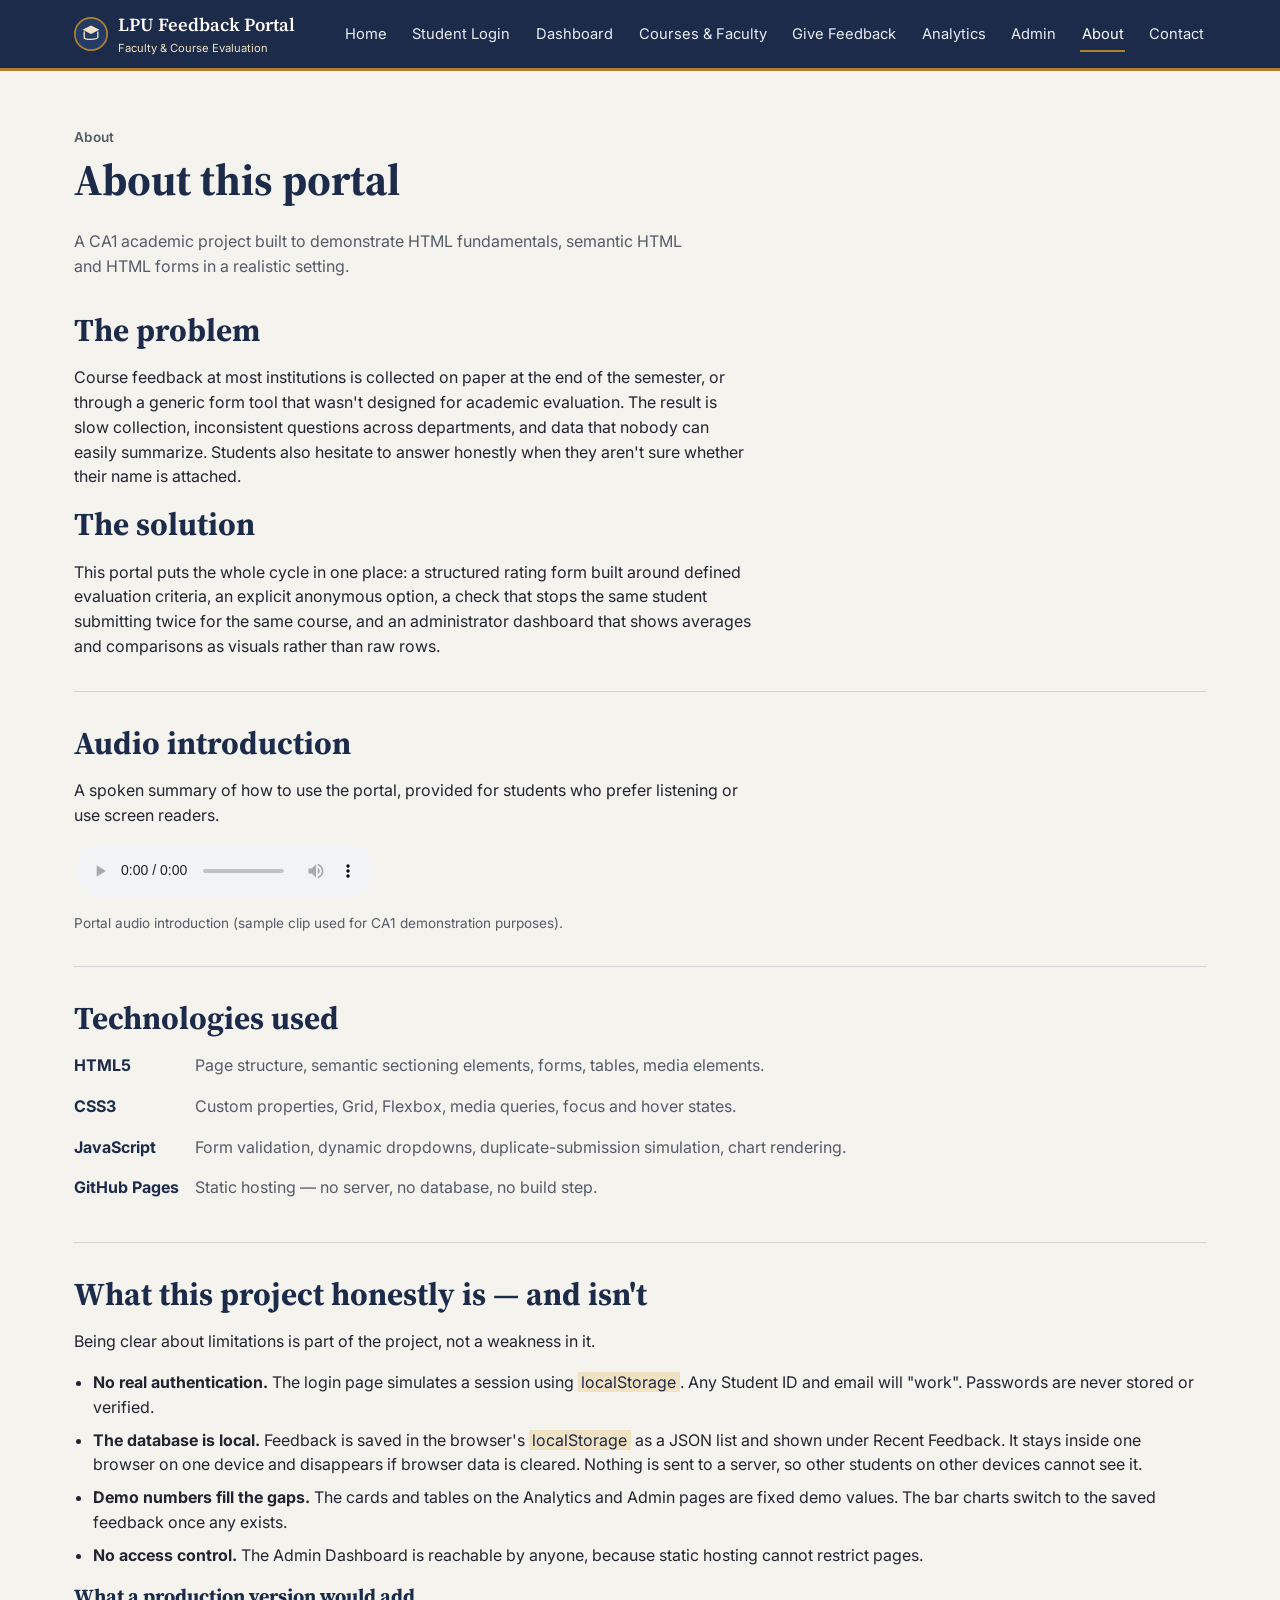
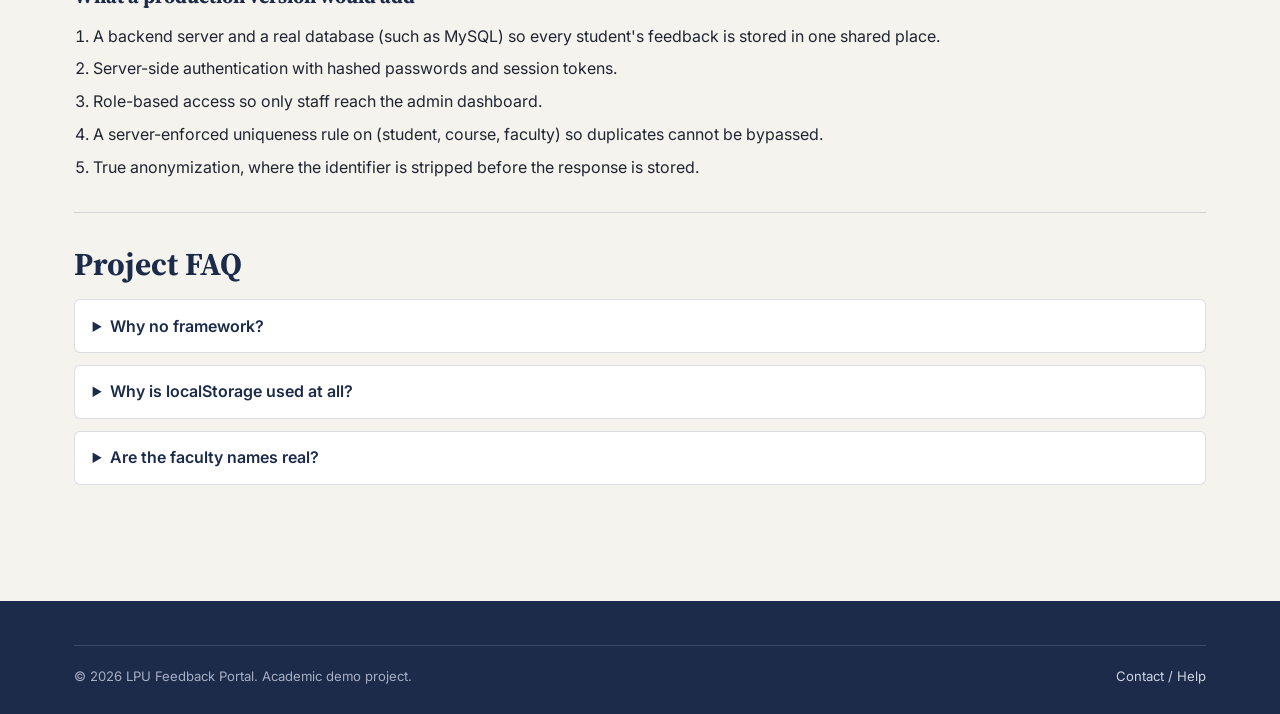
<file: about.html>
<!DOCTYPE html>
<html lang="en">
<head>
  <meta charset="UTF-8">
  <meta name="viewport" content="width=device-width, initial-scale=1.0">
  <meta name="description" content="About the Faculty Feedback and Course Evaluation Portal project.">
  <title>About the Portal | Faculty Feedback Portal</title>
  <link rel="preconnect" href="https://fonts.googleapis.com">
  <link href="https://fonts.googleapis.com/css2?family=Source+Serif+4:wght@500;600;700&family=Inter:wght@400;500;600;700&display=swap" rel="stylesheet">
  <link rel="stylesheet" href="style.css">
</head>
<body>

  <header class="site-header">
    <div class="container">
      <a href="index.html" class="brand">
        <svg class="brand-mark" viewBox="0 0 40 40" xmlns="http://www.w3.org/2000/svg" role="img" aria-label="Portal crest">
          <circle cx="20" cy="20" r="19" fill="#243B66" stroke="#B1802F" stroke-width="2"/>
          <path d="M20 10 L30 15 L20 20 L10 15 Z" fill="#F1E2C3"/>
          <path d="M12 17 V24 C12 27 27 27 28 24 V17" fill="none" stroke="#F1E2C3" stroke-width="1.6"/>
        </svg>
        <span>LPU Feedback Portal<span class="brand-sub">Faculty &amp; Course Evaluation</span></span>
      </a>
      <button class="nav-toggle" aria-label="Toggle navigation menu" aria-expanded="false">&#9776;</button>
      <nav class="main-nav" aria-label="Primary">
        <ul>
          <li><a href="index.html">Home</a></li>
          <li><a href="login.html">Student Login</a></li>
          <li><a href="dashboard.html">Dashboard</a></li>
          <li><a href="courses.html">Courses &amp; Faculty</a></li>
          <li><a href="feedback.html">Give Feedback</a></li>
          <li><a href="analytics.html">Analytics</a></li>
          <li><a href="admin.html">Admin</a></li>
          <li><a href="about.html" aria-current="page">About</a></li>
          <li><a href="contact.html">Contact</a></li>
        </ul>
      </nav>
    </div>
  </header>

  <main>
    <section class="section">
      <div class="container">
        <div class="section-head">
          <p class="eyebrow">About</p>
          <h1>About this portal</h1>
          <p>A CA1 academic project built to demonstrate HTML fundamentals, semantic HTML and HTML forms in a realistic setting.</p>
        </div>

        <article>
          <h2>The problem</h2>
          <p>Course feedback at most institutions is collected on paper at the end of the semester, or through a generic form tool that wasn't designed for academic evaluation. The result is slow collection, inconsistent questions across departments, and data that nobody can easily summarize. Students also hesitate to answer honestly when they aren't sure whether their name is attached.</p>

          <h2>The solution</h2>
          <p>This portal puts the whole cycle in one place: a structured rating form built around defined evaluation criteria, an explicit anonymous option, a check that stops the same student submitting twice for the same course, and an administrator dashboard that shows averages and comparisons as visuals rather than raw rows.</p>
        </article>

        <hr>

        <!-- ===== AUDIO: accessibility introduction ===== -->
        <article>
          <h2>Audio introduction</h2>
          <p>A spoken summary of how to use the portal, provided for students who prefer listening or use screen readers.</p>
          <figure>
            <audio controls>
              <source src="https://interactive-examples.mdn.mozilla.net/media/cc0-audio/t-rex-roar.mp3" type="audio/mpeg">
              Your browser does not support the audio element.
              <a href="https://interactive-examples.mdn.mozilla.net/media/cc0-audio/t-rex-roar.mp3">Download the audio file</a>.
            </audio>
            <figcaption>Portal audio introduction (sample clip used for CA1 demonstration purposes).</figcaption>
          </figure>
        </article>

        <hr>

        <article id="tech">
          <h2>Technologies used</h2>
          <dl class="def-list">
            <dt>HTML5</dt><dd>Page structure, semantic sectioning elements, forms, tables, media elements.</dd>
            <dt>CSS3</dt><dd>Custom properties, Grid, Flexbox, media queries, focus and hover states.</dd>
            <dt>JavaScript</dt><dd>Form validation, dynamic dropdowns, duplicate-submission simulation, chart rendering.</dd>
            <dt>GitHub Pages</dt><dd>Static hosting — no server, no database, no build step.</dd>
          </dl>
        </article>

        <hr>

        <article id="viva">
          <h2>What this project honestly is — and isn't</h2>
          <p>Being clear about limitations is part of the project, not a weakness in it.</p>
          <ul class="feature-list">
            <li><strong>No real authentication.</strong> The login page simulates a session using <mark>localStorage</mark>. Any Student ID and email will "work". Passwords are never stored or verified.</li>
            <li><strong>The database is local.</strong> Feedback is saved in the browser's <mark>localStorage</mark> as a JSON list and shown under Recent Feedback. It stays inside one browser on one device and disappears if browser data is cleared. Nothing is sent to a server, so other students on other devices cannot see it.</li>
            <li><strong>Demo numbers fill the gaps.</strong> The cards and tables on the Analytics and Admin pages are fixed demo values. The bar charts switch to the saved feedback once any exists.</li>
            <li><strong>No access control.</strong> The Admin Dashboard is reachable by anyone, because static hosting cannot restrict pages.</li>
          </ul>

          <h3>What a production version would add</h3>
          <ol class="feature-list">
            <li>A backend server and a real database (such as MySQL) so every student's feedback is stored in one shared place.</li>
            <li>Server-side authentication with hashed passwords and session tokens.</li>
            <li>Role-based access so only staff reach the admin dashboard.</li>
            <li>A server-enforced uniqueness rule on (student, course, faculty) so duplicates cannot be bypassed.</li>
            <li>True anonymization, where the identifier is stripped before the response is stored.</li>
          </ol>
        </article>

        <hr>

        <article>
          <h2>Project FAQ</h2>
          <details>
            <summary>Why no framework?</summary>
            <p>The CA1 syllabus covers HTML fundamentals and semantic HTML and forms. A framework would hide exactly the concepts being assessed. Everything here is plain HTML, CSS and JavaScript.</p>
          </details>
          <details>
            <summary>Why is localStorage used at all?</summary>
            <p>Because GitHub Pages serves static files only. localStorage is the simplest way to demonstrate session and duplicate-check behaviour in the browser, and it's clearly labelled as a demonstration everywhere it appears.</p>
          </details>
          <details>
            <summary>Are the faculty names real?</summary>
            <p>No. All faculty names, courses, ratings and comments are fictional sample data created for this project.</p>
          </details>
        </article>
      </div>
    </section>
  </main>

  <footer class="site-footer">
    <div class="container">
      <div class="footer-bottom">
        <span>&copy; <span id="current-year"></span> LPU Feedback Portal. Academic demo project.</span>
        <span><a href="contact.html" style="color:#cfd5e4;">Contact / Help</a></span>
      </div>
    </div>
  </footer>

  <script src="script.js"></script>
</body>
</html>
</file>
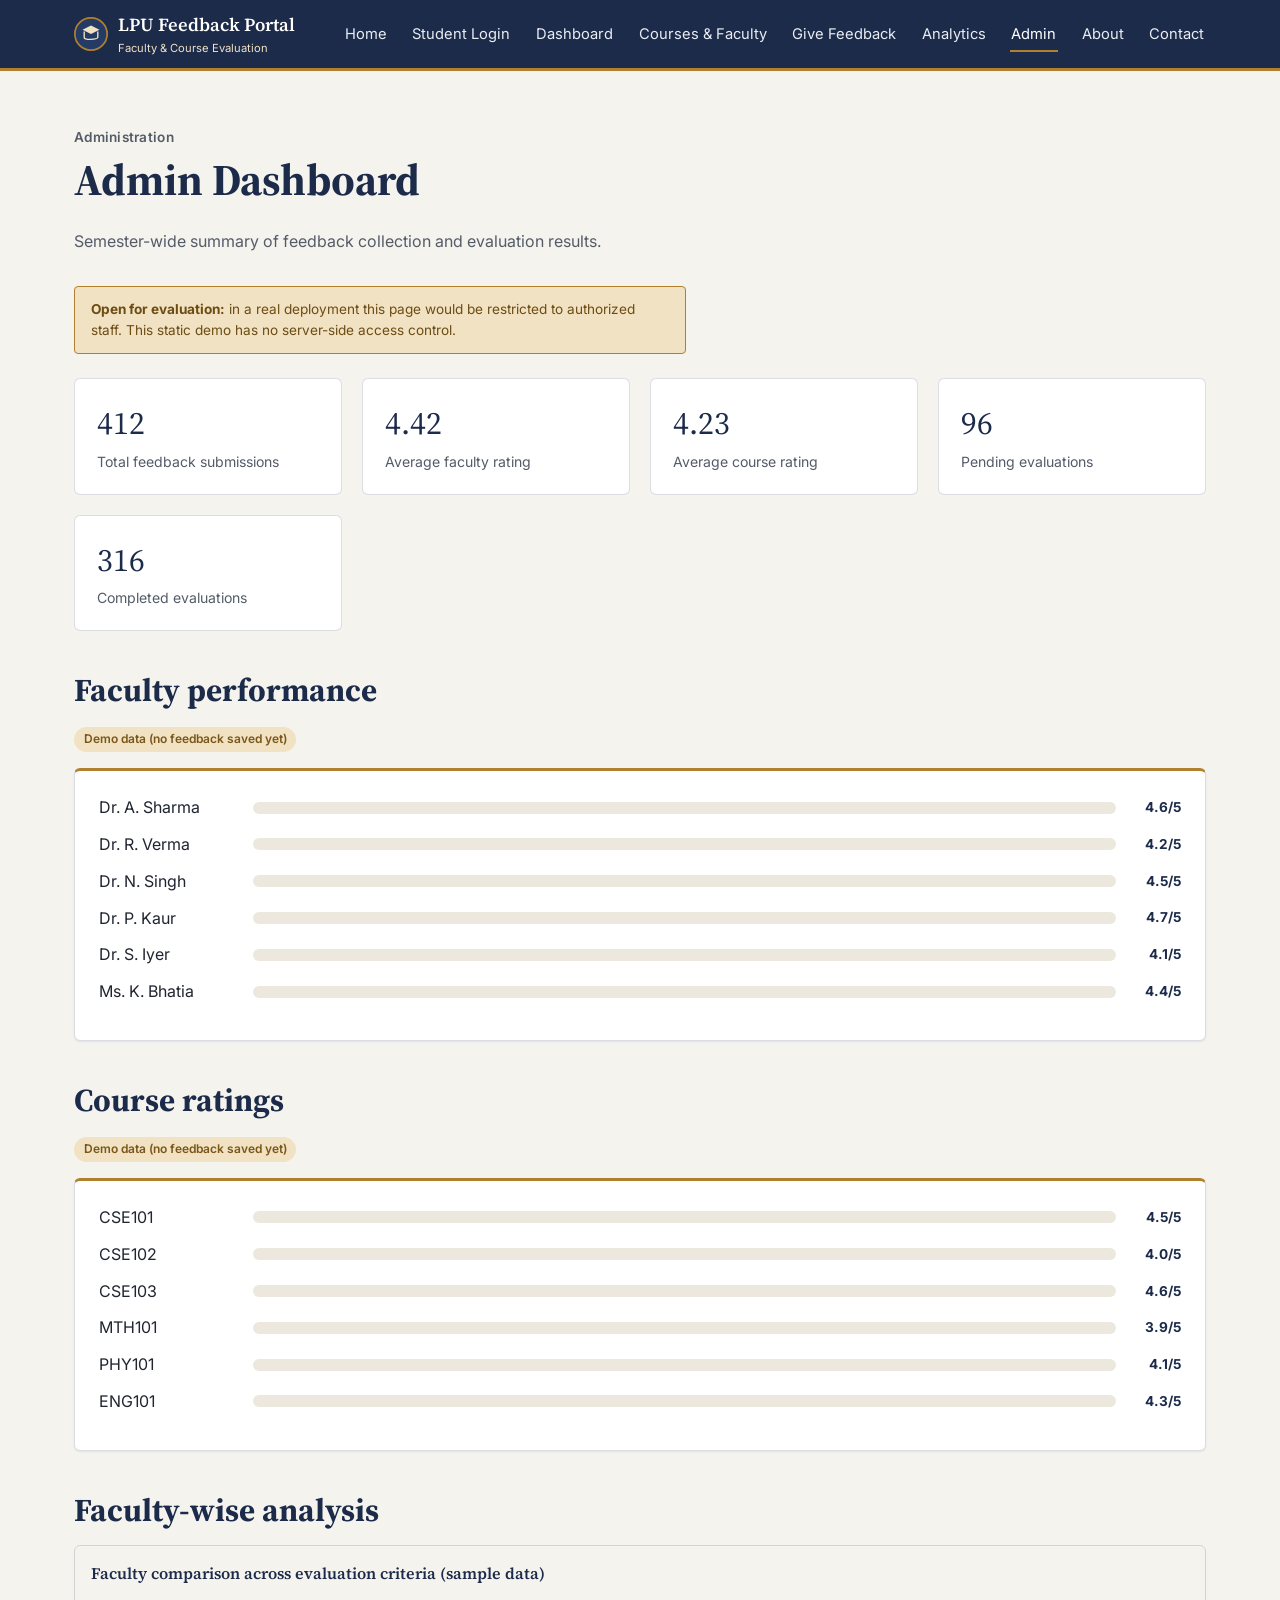
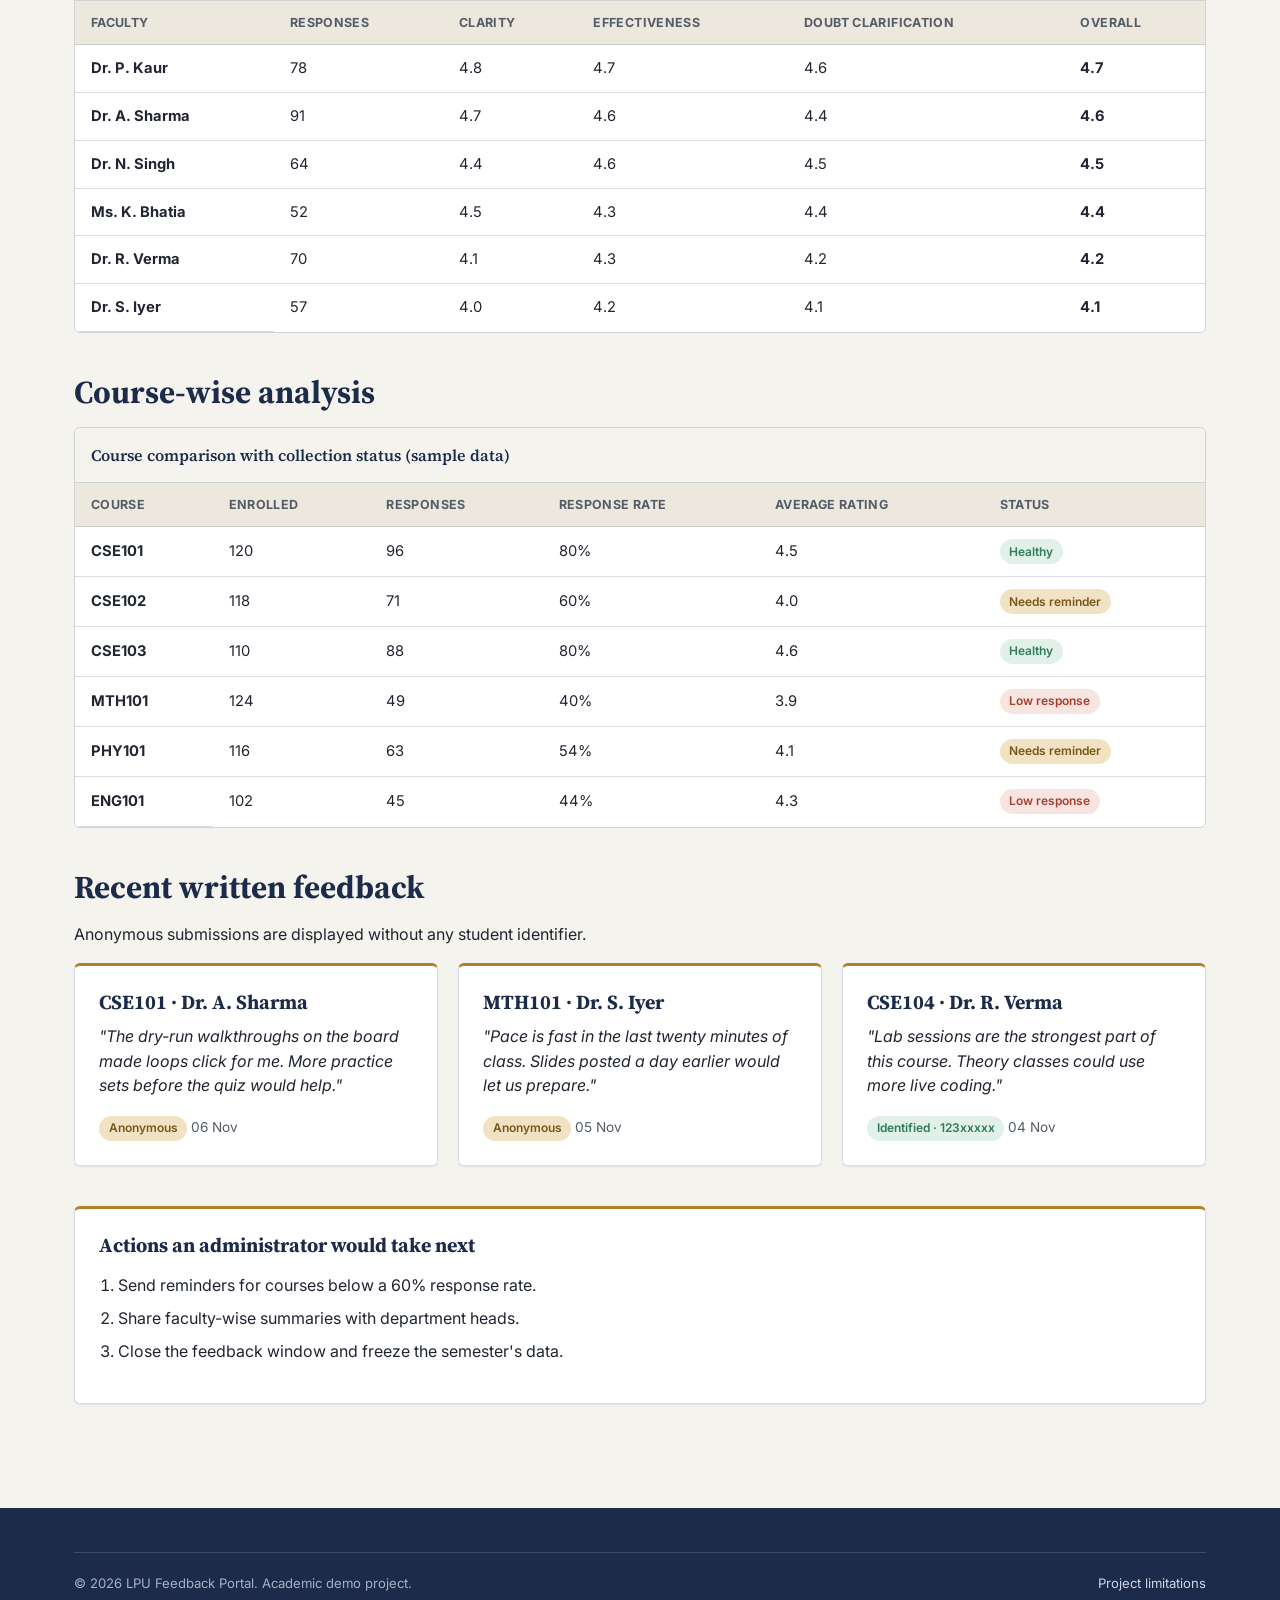
<file: admin.html>
<!DOCTYPE html>
<html lang="en">
<head>
  <meta charset="UTF-8">
  <meta name="viewport" content="width=device-width, initial-scale=1.0">
  <meta name="description" content="Administrator dashboard summarizing feedback submissions and ratings.">
  <title>Admin Dashboard | Faculty Feedback Portal</title>
  <link rel="preconnect" href="https://fonts.googleapis.com">
  <link href="https://fonts.googleapis.com/css2?family=Source+Serif+4:wght@500;600;700&family=Inter:wght@400;500;600;700&display=swap" rel="stylesheet">
  <link rel="stylesheet" href="style.css">
</head>
<body>

  <header class="site-header">
    <div class="container">
      <a href="index.html" class="brand">
        <svg class="brand-mark" viewBox="0 0 40 40" xmlns="http://www.w3.org/2000/svg" role="img" aria-label="Portal crest">
          <circle cx="20" cy="20" r="19" fill="#243B66" stroke="#B1802F" stroke-width="2"/>
          <path d="M20 10 L30 15 L20 20 L10 15 Z" fill="#F1E2C3"/>
          <path d="M12 17 V24 C12 27 27 27 28 24 V17" fill="none" stroke="#F1E2C3" stroke-width="1.6"/>
        </svg>
        <span>LPU Feedback Portal<span class="brand-sub">Faculty &amp; Course Evaluation</span></span>
      </a>
      <button class="nav-toggle" aria-label="Toggle navigation menu" aria-expanded="false">&#9776;</button>
      <nav class="main-nav" aria-label="Primary">
        <ul>
          <li><a href="index.html">Home</a></li>
          <li><a href="login.html">Student Login</a></li>
          <li><a href="dashboard.html">Dashboard</a></li>
          <li><a href="courses.html">Courses &amp; Faculty</a></li>
          <li><a href="feedback.html">Give Feedback</a></li>
          <li><a href="analytics.html">Analytics</a></li>
          <li><a href="admin.html" aria-current="page">Admin</a></li>
          <li><a href="about.html">About</a></li>
          <li><a href="contact.html">Contact</a></li>
        </ul>
      </nav>
    </div>
  </header>

  <main>
    <section class="section">
      <div class="container">
        <div class="section-head">
          <p class="eyebrow">Administration</p>
          <h1>Admin Dashboard</h1>
          <p>Semester-wide summary of feedback collection and evaluation results.</p>
        </div>

        <p class="demo-note"><strong>Open for evaluation:</strong> in a real deployment this page would be restricted to authorized staff. This static demo has no server-side access control.</p>

        <div class="card-grid" style="margin-bottom:2.5rem;">
          <div class="stat-card"><span class="stat-value">412</span><span class="stat-label">Total feedback submissions</span></div>
          <div class="stat-card"><span class="stat-value">4.42</span><span class="stat-label">Average faculty rating</span></div>
          <div class="stat-card"><span class="stat-value">4.23</span><span class="stat-label">Average course rating</span></div>
          <div class="stat-card"><span class="stat-value">96</span><span class="stat-label">Pending evaluations</span></div>
          <div class="stat-card"><span class="stat-value">316</span><span class="stat-label">Completed evaluations</span></div>
        </div>

        <!-- ===== FACULTY BAR CHART ===== -->
        <article style="margin-bottom:2.5rem;">
          <h2>Faculty performance</h2>
          <p class="chart-source badge badge-pending"></p>
          <div class="card" id="faculty-bar-chart" role="img" aria-label="Bar chart of average faculty ratings out of five"></div>
        </article>

        <!-- ===== COURSE BAR CHART ===== -->
        <article style="margin-bottom:2.5rem;">
          <h2>Course ratings</h2>
          <p class="chart-source badge badge-pending"></p>
          <div class="card" id="course-bar-chart" role="img" aria-label="Bar chart of average course ratings out of five"></div>
        </article>

        <!-- ===== FACULTY COMPARISON TABLE ===== -->
        <article style="margin-bottom:2.5rem;">
          <h2>Faculty-wise analysis</h2>
          <div class="table-wrap">
            <table>
              <caption>Faculty comparison across evaluation criteria (sample data)</caption>
              <thead>
                <tr>
                  <th scope="col">Faculty</th>
                  <th scope="col">Responses</th>
                  <th scope="col">Clarity</th>
                  <th scope="col">Effectiveness</th>
                  <th scope="col">Doubt clarification</th>
                  <th scope="col">Overall</th>
                </tr>
              </thead>
              <tbody>
                <tr><th scope="row">Dr. P. Kaur</th><td>78</td><td>4.8</td><td>4.7</td><td>4.6</td><td><strong>4.7</strong></td></tr>
                <tr><th scope="row">Dr. A. Sharma</th><td>91</td><td>4.7</td><td>4.6</td><td>4.4</td><td><strong>4.6</strong></td></tr>
                <tr><th scope="row">Dr. N. Singh</th><td>64</td><td>4.4</td><td>4.6</td><td>4.5</td><td><strong>4.5</strong></td></tr>
                <tr><th scope="row">Ms. K. Bhatia</th><td>52</td><td>4.5</td><td>4.3</td><td>4.4</td><td><strong>4.4</strong></td></tr>
                <tr><th scope="row">Dr. R. Verma</th><td>70</td><td>4.1</td><td>4.3</td><td>4.2</td><td><strong>4.2</strong></td></tr>
                <tr><th scope="row">Dr. S. Iyer</th><td>57</td><td>4.0</td><td>4.2</td><td>4.1</td><td><strong>4.1</strong></td></tr>
              </tbody>
            </table>
          </div>
        </article>

        <!-- ===== COURSE COMPARISON TABLE ===== -->
        <article style="margin-bottom:2.5rem;">
          <h2>Course-wise analysis</h2>
          <div class="table-wrap">
            <table>
              <caption>Course comparison with collection status (sample data)</caption>
              <thead>
                <tr>
                  <th scope="col">Course</th>
                  <th scope="col">Enrolled</th>
                  <th scope="col">Responses</th>
                  <th scope="col">Response rate</th>
                  <th scope="col">Average rating</th>
                  <th scope="col">Status</th>
                </tr>
              </thead>
              <tbody>
                <tr><th scope="row">CSE101</th><td>120</td><td>96</td><td>80%</td><td>4.5</td><td><span class="badge badge-success">Healthy</span></td></tr>
                <tr><th scope="row">CSE102</th><td>118</td><td>71</td><td>60%</td><td>4.0</td><td><span class="badge badge-pending">Needs reminder</span></td></tr>
                <tr><th scope="row">CSE103</th><td>110</td><td>88</td><td>80%</td><td>4.6</td><td><span class="badge badge-success">Healthy</span></td></tr>
                <tr><th scope="row">MTH101</th><td>124</td><td>49</td><td>40%</td><td>3.9</td><td><span class="badge badge-danger">Low response</span></td></tr>
                <tr><th scope="row">PHY101</th><td>116</td><td>63</td><td>54%</td><td>4.1</td><td><span class="badge badge-pending">Needs reminder</span></td></tr>
                <tr><th scope="row">ENG101</th><td>102</td><td>45</td><td>44%</td><td>4.3</td><td><span class="badge badge-danger">Low response</span></td></tr>
              </tbody>
            </table>
          </div>
        </article>

        <!-- ===== RECENT WRITTEN FEEDBACK ===== -->
        <article>
          <h2>Recent written feedback</h2>
          <p>Anonymous submissions are displayed without any student identifier.</p>
          <div class="card-grid">
            <article class="card">
              <h3>CSE101 &middot; Dr. A. Sharma</h3>
              <p><em>"The dry-run walkthroughs on the board made loops click for me. More practice sets before the quiz would help."</em></p>
              <p class="mb-0"><span class="badge badge-pending">Anonymous</span> <small>06 Nov</small></p>
            </article>
            <article class="card">
              <h3>MTH101 &middot; Dr. S. Iyer</h3>
              <p><em>"Pace is fast in the last twenty minutes of class. Slides posted a day earlier would let us prepare."</em></p>
              <p class="mb-0"><span class="badge badge-pending">Anonymous</span> <small>05 Nov</small></p>
            </article>
            <article class="card">
              <h3>CSE104 &middot; Dr. R. Verma</h3>
              <p><em>"Lab sessions are the strongest part of this course. Theory classes could use more live coding."</em></p>
              <p class="mb-0"><span class="badge badge-success">Identified &middot; 123xxxxx</span> <small>04 Nov</small></p>
            </article>
          </div>
        </article>

        <aside class="card" style="margin-top:2.5rem;">
          <h3>Actions an administrator would take next</h3>
          <ol class="feature-list">
            <li>Send reminders for courses below a 60% response rate.</li>
            <li>Share faculty-wise summaries with department heads.</li>
            <li>Close the feedback window and freeze the semester's data.</li>
          </ol>
        </aside>
      </div>
    </section>
  </main>

  <footer class="site-footer">
    <div class="container">
      <div class="footer-bottom">
        <span>&copy; <span id="current-year"></span> LPU Feedback Portal. Academic demo project.</span>
        <span><a href="about.html" style="color:#cfd5e4;">Project limitations</a></span>
      </div>
    </div>
  </footer>

  <script src="script.js"></script>
</body>
</html>
</file>
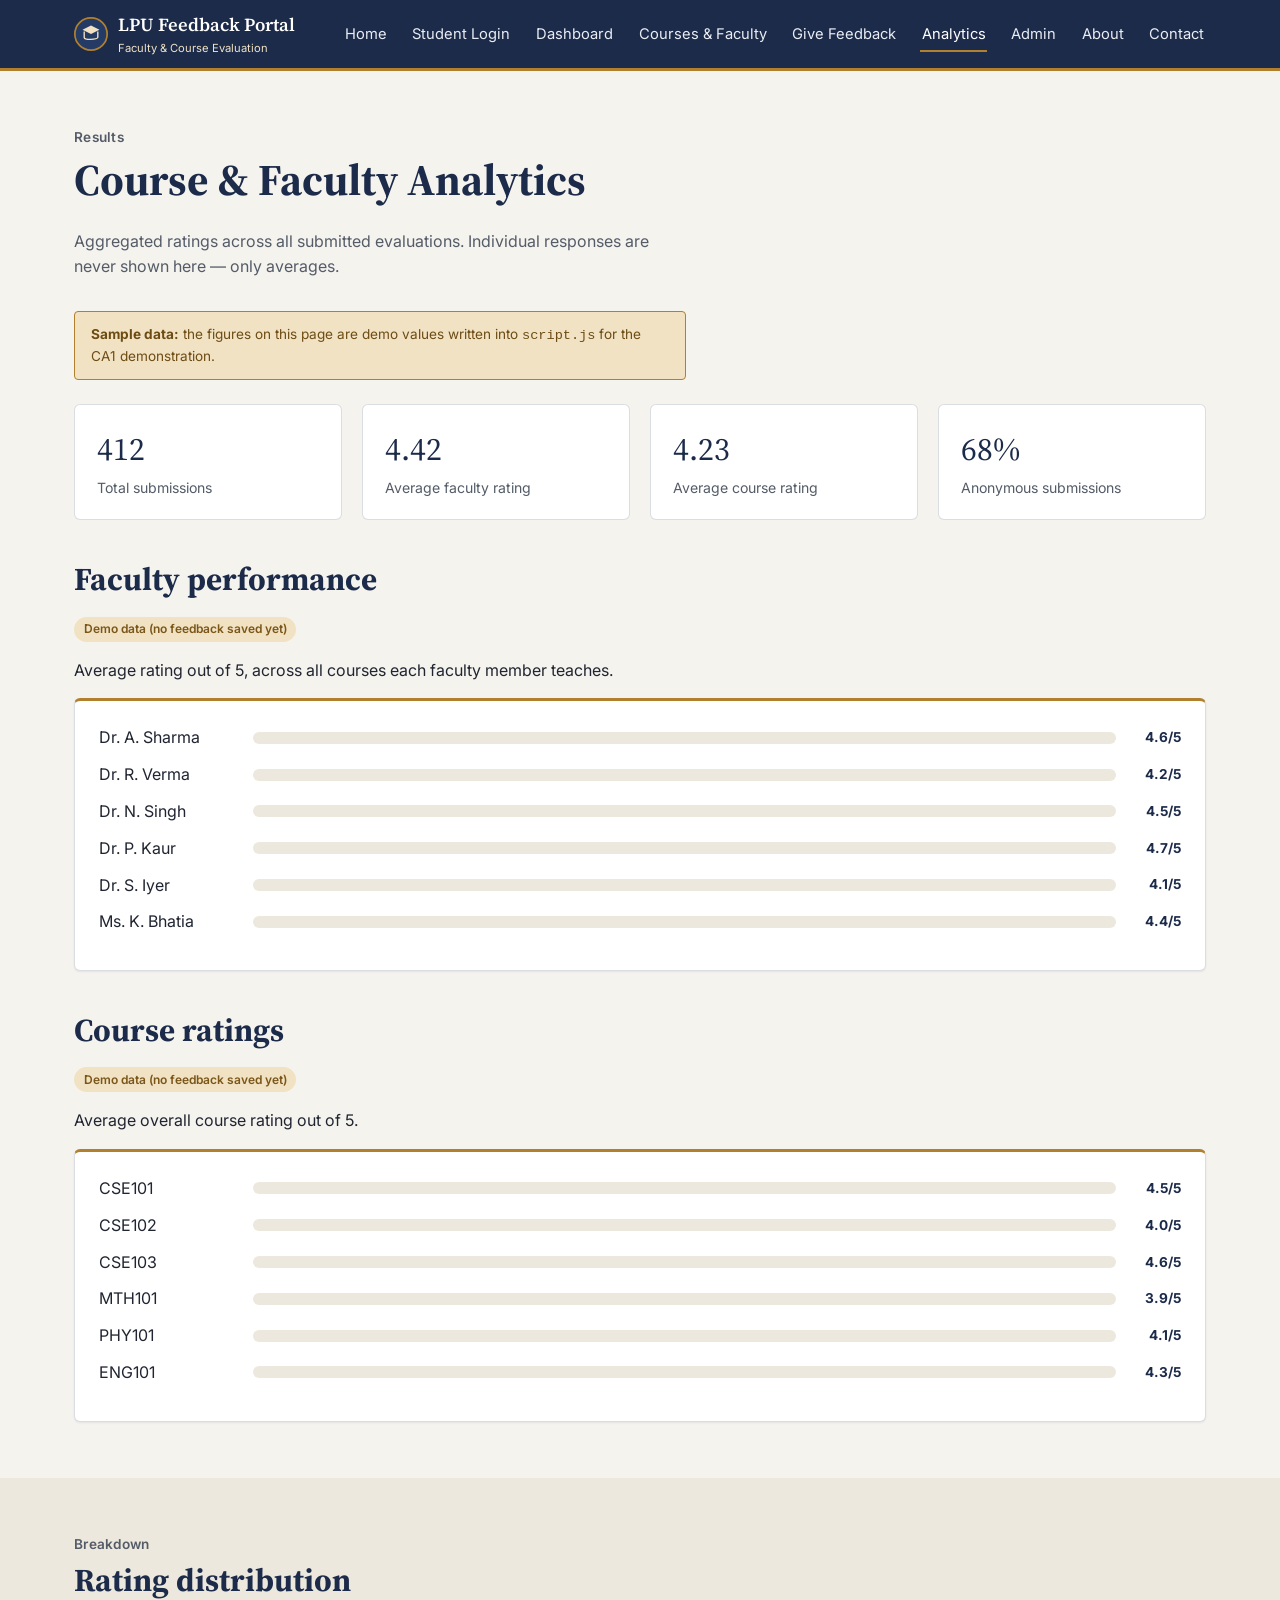
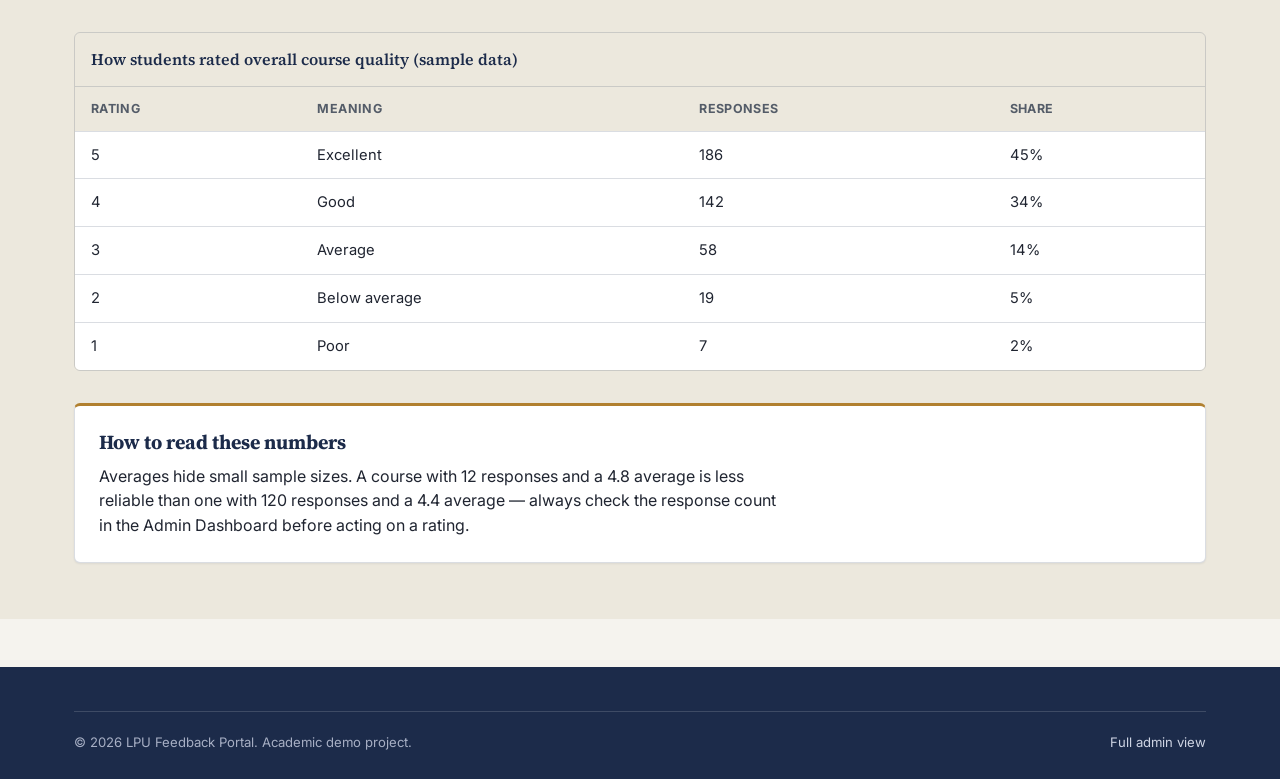
<file: analytics.html>
<!DOCTYPE html>
<html lang="en">
<head>
  <meta charset="UTF-8">
  <meta name="viewport" content="width=device-width, initial-scale=1.0">
  <meta name="description" content="Summarized course and faculty evaluation results.">
  <title>Results &amp; Analytics | Faculty Feedback Portal</title>
  <link rel="preconnect" href="https://fonts.googleapis.com">
  <link href="https://fonts.googleapis.com/css2?family=Source+Serif+4:wght@500;600;700&family=Inter:wght@400;500;600;700&display=swap" rel="stylesheet">
  <link rel="stylesheet" href="style.css">
</head>
<body>

  <header class="site-header">
    <div class="container">
      <a href="index.html" class="brand">
        <svg class="brand-mark" viewBox="0 0 40 40" xmlns="http://www.w3.org/2000/svg" role="img" aria-label="Portal crest">
          <circle cx="20" cy="20" r="19" fill="#243B66" stroke="#B1802F" stroke-width="2"/>
          <path d="M20 10 L30 15 L20 20 L10 15 Z" fill="#F1E2C3"/>
          <path d="M12 17 V24 C12 27 27 27 28 24 V17" fill="none" stroke="#F1E2C3" stroke-width="1.6"/>
        </svg>
        <span>LPU Feedback Portal<span class="brand-sub">Faculty &amp; Course Evaluation</span></span>
      </a>
      <button class="nav-toggle" aria-label="Toggle navigation menu" aria-expanded="false">&#9776;</button>
      <nav class="main-nav" aria-label="Primary">
        <ul>
          <li><a href="index.html">Home</a></li>
          <li><a href="login.html">Student Login</a></li>
          <li><a href="dashboard.html">Dashboard</a></li>
          <li><a href="courses.html">Courses &amp; Faculty</a></li>
          <li><a href="feedback.html">Give Feedback</a></li>
          <li><a href="analytics.html" aria-current="page">Analytics</a></li>
          <li><a href="admin.html">Admin</a></li>
          <li><a href="about.html">About</a></li>
          <li><a href="contact.html">Contact</a></li>
        </ul>
      </nav>
    </div>
  </header>

  <main>
    <section class="section">
      <div class="container">
        <div class="section-head">
          <p class="eyebrow">Results</p>
          <h1>Course &amp; Faculty Analytics</h1>
          <p>Aggregated ratings across all submitted evaluations. Individual responses are never shown here — only averages.</p>
        </div>

        <p class="demo-note"><strong>Sample data:</strong> the figures on this page are demo values written into <code>script.js</code> for the CA1 demonstration.</p>

        <div class="card-grid" style="margin-bottom:2.5rem;">
          <div class="stat-card"><span class="stat-value">412</span><span class="stat-label">Total submissions</span></div>
          <div class="stat-card"><span class="stat-value">4.42</span><span class="stat-label">Average faculty rating</span></div>
          <div class="stat-card"><span class="stat-value">4.23</span><span class="stat-label">Average course rating</span></div>
          <div class="stat-card"><span class="stat-value">68%</span><span class="stat-label">Anonymous submissions</span></div>
        </div>

        <article style="margin-bottom:2.5rem;">
          <h2>Faculty performance</h2>
          <p class="chart-source badge badge-pending"></p>
          <p>Average rating out of 5, across all courses each faculty member teaches.</p>
          <div class="card" id="faculty-bar-chart" role="img" aria-label="Bar chart comparing average faculty ratings out of five"></div>
        </article>

        <article>
          <h2>Course ratings</h2>
          <p class="chart-source badge badge-pending"></p>
          <p>Average overall course rating out of 5.</p>
          <div class="card" id="course-bar-chart" role="img" aria-label="Bar chart comparing average course ratings out of five"></div>
        </article>
      </div>
    </section>

    <section class="section section-alt">
      <div class="container">
        <div class="section-head">
          <p class="eyebrow">Breakdown</p>
          <h2>Rating distribution</h2>
        </div>
        <div class="table-wrap">
          <table>
            <caption>How students rated overall course quality (sample data)</caption>
            <thead>
              <tr>
                <th scope="col">Rating</th>
                <th scope="col">Meaning</th>
                <th scope="col">Responses</th>
                <th scope="col">Share</th>
              </tr>
            </thead>
            <tbody>
              <tr><td>5</td><td>Excellent</td><td>186</td><td>45%</td></tr>
              <tr><td>4</td><td>Good</td><td>142</td><td>34%</td></tr>
              <tr><td>3</td><td>Average</td><td>58</td><td>14%</td></tr>
              <tr><td>2</td><td>Below average</td><td>19</td><td>5%</td></tr>
              <tr><td>1</td><td>Poor</td><td>7</td><td>2%</td></tr>
            </tbody>
          </table>
        </div>

        <aside class="card" style="margin-top:2rem;">
          <h3>How to read these numbers</h3>
          <p class="mb-0">Averages hide small sample sizes. A course with 12 responses and a 4.8 average is less reliable than one with 120 responses and a 4.4 average — always check the response count in the Admin Dashboard before acting on a rating.</p>
        </aside>
      </div>
    </section>
  </main>

  <footer class="site-footer">
    <div class="container">
      <div class="footer-bottom">
        <span>&copy; <span id="current-year"></span> LPU Feedback Portal. Academic demo project.</span>
        <span><a href="admin.html" style="color:#cfd5e4;">Full admin view</a></span>
      </div>
    </div>
  </footer>

  <script src="script.js"></script>
</body>
</html>
</file>
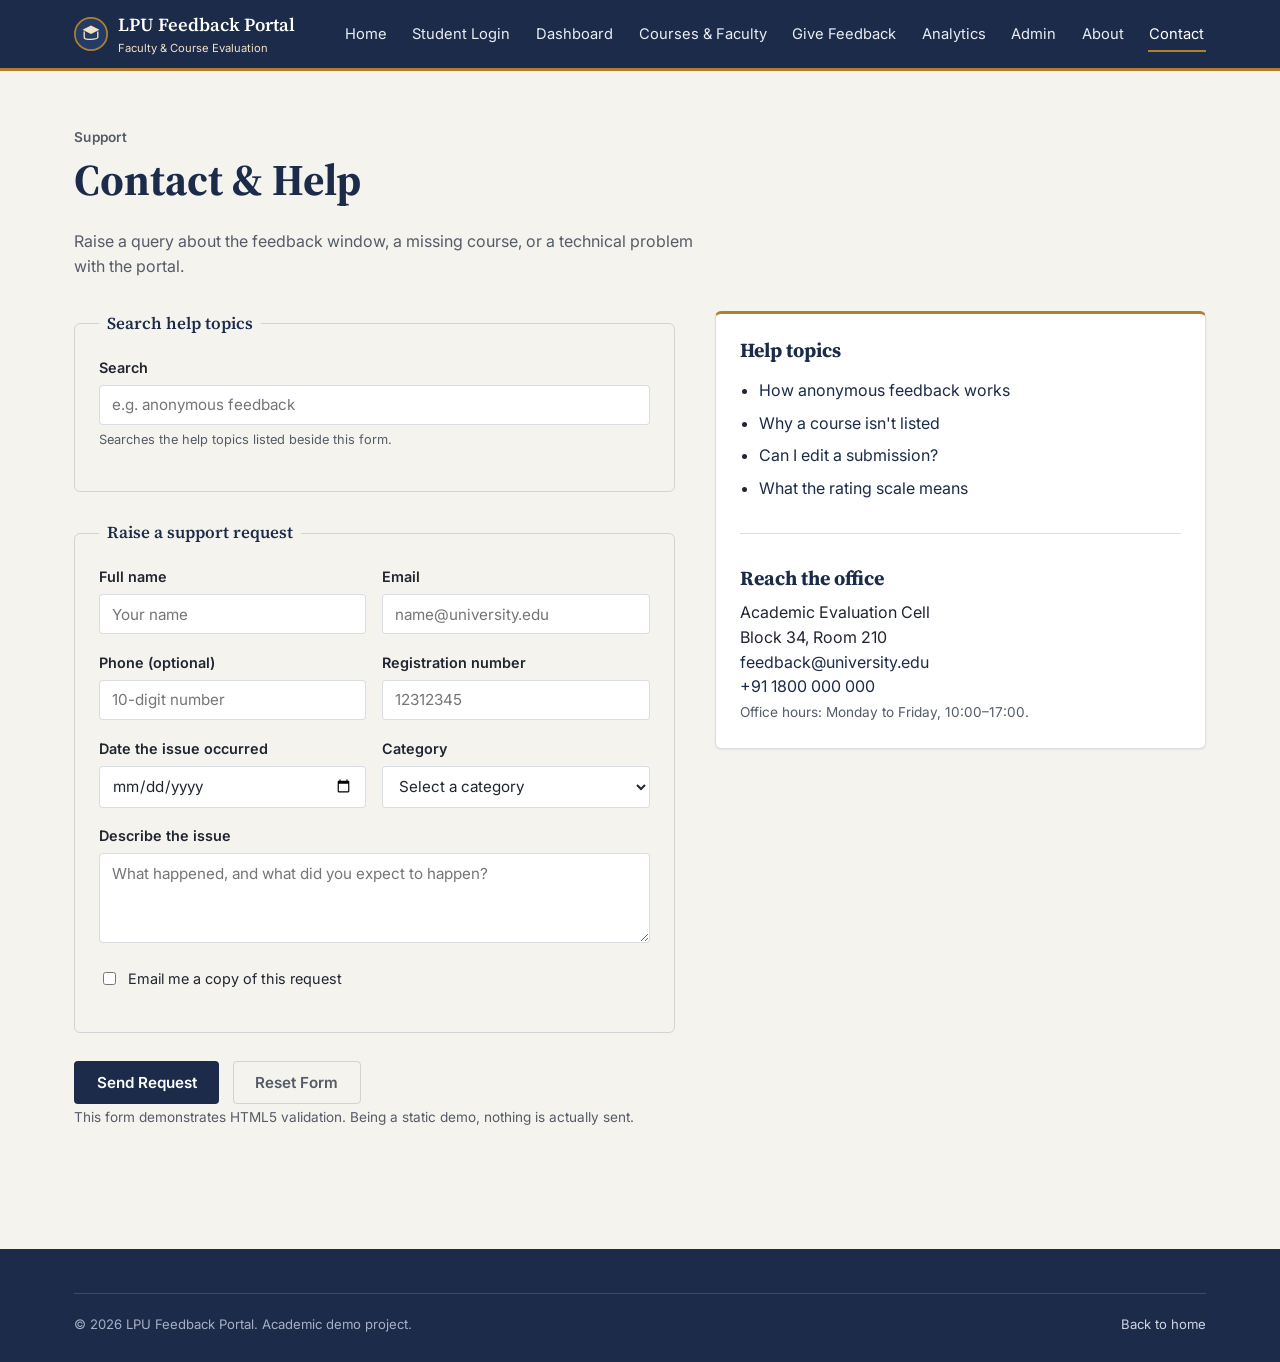
<file: contact.html>
<!DOCTYPE html>
<html lang="en">
<head>
  <meta charset="UTF-8">
  <meta name="viewport" content="width=device-width, initial-scale=1.0">
  <meta name="description" content="Help, support requests and contact information for the feedback portal.">
  <title>Contact &amp; Help | Faculty Feedback Portal</title>
  <link rel="preconnect" href="https://fonts.googleapis.com">
  <link href="https://fonts.googleapis.com/css2?family=Source+Serif+4:wght@500;600;700&family=Inter:wght@400;500;600;700&display=swap" rel="stylesheet">
  <link rel="stylesheet" href="style.css">
</head>
<body>

  <header class="site-header">
    <div class="container">
      <a href="index.html" class="brand">
        <svg class="brand-mark" viewBox="0 0 40 40" xmlns="http://www.w3.org/2000/svg" role="img" aria-label="Portal crest">
          <circle cx="20" cy="20" r="19" fill="#243B66" stroke="#B1802F" stroke-width="2"/>
          <path d="M20 10 L30 15 L20 20 L10 15 Z" fill="#F1E2C3"/>
          <path d="M12 17 V24 C12 27 27 27 28 24 V17" fill="none" stroke="#F1E2C3" stroke-width="1.6"/>
        </svg>
        <span>LPU Feedback Portal<span class="brand-sub">Faculty &amp; Course Evaluation</span></span>
      </a>
      <button class="nav-toggle" aria-label="Toggle navigation menu" aria-expanded="false">&#9776;</button>
      <nav class="main-nav" aria-label="Primary">
        <ul>
          <li><a href="index.html">Home</a></li>
          <li><a href="login.html">Student Login</a></li>
          <li><a href="dashboard.html">Dashboard</a></li>
          <li><a href="courses.html">Courses &amp; Faculty</a></li>
          <li><a href="feedback.html">Give Feedback</a></li>
          <li><a href="analytics.html">Analytics</a></li>
          <li><a href="admin.html">Admin</a></li>
          <li><a href="about.html">About</a></li>
          <li><a href="contact.html" aria-current="page">Contact</a></li>
        </ul>
      </nav>
    </div>
  </header>

  <main>
    <section class="section">
      <div class="container">
        <div class="section-head">
          <p class="eyebrow">Support</p>
          <h1>Contact &amp; Help</h1>
          <p>Raise a query about the feedback window, a missing course, or a technical problem with the portal.</p>
        </div>

        <div style="display:grid; grid-template-columns: 1.1fr 0.9fr; gap:2.5rem; align-items:flex-start;">
          <form id="support-form">
            <fieldset>
              <legend>Search help topics</legend>
              <div class="field">
                <label for="help-search">Search</label>
                <input type="search" id="help-search" name="helpSearch" placeholder="e.g. anonymous feedback">
                <small class="hint">Searches the help topics listed beside this form.</small>
              </div>
            </fieldset>

            <fieldset>
              <legend>Raise a support request</legend>

              <div class="field-row">
                <div class="field">
                  <label for="help-name">Full name</label>
                  <input type="text" id="help-name" name="name" placeholder="Your name" required maxlength="60" autocomplete="name">
                </div>
                <div class="field">
                  <label for="help-email">Email</label>
                  <input type="email" id="help-email" name="email" placeholder="name@university.edu" required autocomplete="email">
                </div>
              </div>

              <div class="field-row">
                <div class="field">
                  <label for="help-phone">Phone (optional)</label>
                  <input type="tel" id="help-phone" name="phone" placeholder="10-digit number" pattern="[0-9]{10}" maxlength="10" autocomplete="tel">
                </div>
                <div class="field">
                  <label for="help-reg">Registration number</label>
                  <input type="number" id="help-reg" name="registration" min="10000000" max="99999999" placeholder="12312345">
                </div>
              </div>

              <div class="field-row">
                <div class="field">
                  <label for="help-date">Date the issue occurred</label>
                  <input type="date" id="help-date" name="issueDate">
                </div>
                <div class="field">
                  <label for="help-category">Category</label>
                  <select id="help-category" name="category" required>
                    <option value="">Select a category</option>
                    <option>Cannot see a course</option>
                    <option>Feedback window closed early</option>
                    <option>Login problem</option>
                    <option>Duplicate submission message</option>
                    <option>Other</option>
                  </select>
                </div>
              </div>

              <div class="field">
                <label for="help-message">Describe the issue</label>
                <textarea id="help-message" name="message" required maxlength="800" placeholder="What happened, and what did you expect to happen?"></textarea>
              </div>

              <div class="field checkbox-option">
                <input type="checkbox" id="help-copy" name="sendCopy">
                <label for="help-copy" style="font-weight:400; margin-bottom:0;">Email me a copy of this request</label>
              </div>
            </fieldset>

            <div class="btn-row">
              <button type="submit" class="btn btn-primary">Send Request</button>
              <button type="reset" class="btn btn-ghost">Reset Form</button>
            </div>
            <p><small>This form demonstrates HTML5 validation. Being a static demo, nothing is actually sent.</small></p>
          </form>

          <aside class="card" aria-label="Help topics and contact details">
            <h3>Help topics</h3>
            <ul class="guideline-list">
              <li><a href="about.html#viva">How anonymous feedback works</a></li>
              <li><a href="courses.html">Why a course isn't listed</a></li>
              <li><a href="index.html#faq">Can I edit a submission?</a></li>
              <li><a href="feedback.html">What the rating scale means</a></li>
            </ul>
            <hr>
            <h3>Reach the office</h3>
            <address style="font-style:normal;">
              Academic Evaluation Cell<br>
              Block 34, Room 210<br>
              <a href="mailto:feedback@university.edu">feedback@university.edu</a><br>
              <a href="tel:+911800000000">+91 1800 000 000</a>
            </address>
            <p class="mb-0"><small>Office hours: Monday to Friday, 10:00&ndash;17:00.</small></p>
          </aside>
        </div>
      </div>
    </section>
  </main>

  <footer class="site-footer">
    <div class="container">
      <div class="footer-bottom">
        <span>&copy; <span id="current-year"></span> LPU Feedback Portal. Academic demo project.</span>
        <span><a href="index.html" style="color:#cfd5e4;">Back to home</a></span>
      </div>
    </div>
  </footer>

  <script src="script.js"></script>
</body>
</html>
</file>
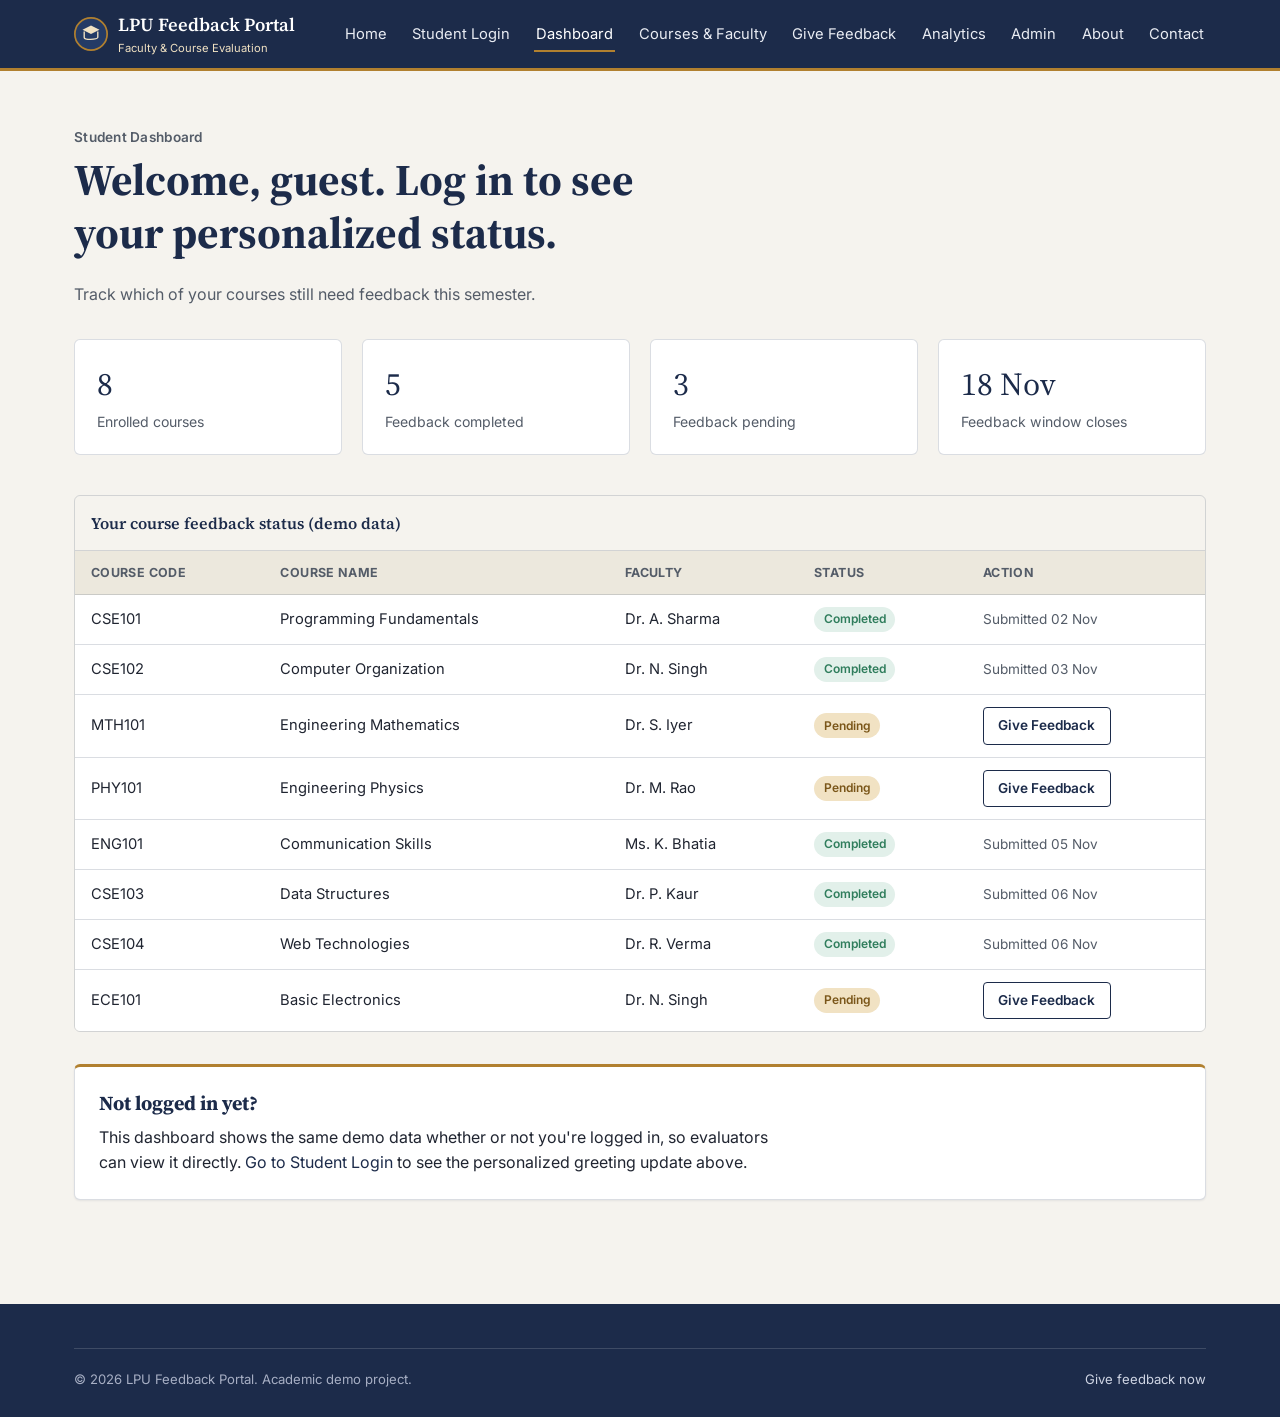
<file: dashboard.html>
<!DOCTYPE html>
<html lang="en">
<head>
  <meta charset="UTF-8">
  <meta name="viewport" content="width=device-width, initial-scale=1.0">
  <meta name="description" content="Student dashboard showing feedback status across enrolled courses.">
  <title>Student Dashboard | Faculty Feedback Portal</title>
  <link rel="preconnect" href="https://fonts.googleapis.com">
  <link href="https://fonts.googleapis.com/css2?family=Source+Serif+4:wght@500;600;700&family=Inter:wght@400;500;600;700&display=swap" rel="stylesheet">
  <link rel="stylesheet" href="style.css">
</head>
<body>

  <header class="site-header">
    <div class="container">
      <a href="index.html" class="brand">
        <svg class="brand-mark" viewBox="0 0 40 40" xmlns="http://www.w3.org/2000/svg" role="img" aria-label="Portal crest">
          <circle cx="20" cy="20" r="19" fill="#243B66" stroke="#B1802F" stroke-width="2"/>
          <path d="M20 10 L30 15 L20 20 L10 15 Z" fill="#F1E2C3"/>
          <path d="M12 17 V24 C12 27 27 27 28 24 V17" fill="none" stroke="#F1E2C3" stroke-width="1.6"/>
        </svg>
        <span>LPU Feedback Portal<span class="brand-sub">Faculty &amp; Course Evaluation</span></span>
      </a>
      <button class="nav-toggle" aria-label="Toggle navigation menu" aria-expanded="false">&#9776;</button>
      <nav class="main-nav" aria-label="Primary">
        <ul>
          <li><a href="index.html">Home</a></li>
          <li><a href="login.html">Student Login</a></li>
          <li><a href="dashboard.html" aria-current="page">Dashboard</a></li>
          <li><a href="courses.html">Courses &amp; Faculty</a></li>
          <li><a href="feedback.html">Give Feedback</a></li>
          <li><a href="analytics.html">Analytics</a></li>
          <li><a href="admin.html">Admin</a></li>
          <li><a href="about.html">About</a></li>
          <li><a href="contact.html">Contact</a></li>
        </ul>
      </nav>
    </div>
  </header>

  <main>
    <section class="section">
      <div class="container">
        <div class="section-head">
          <p class="eyebrow">Student Dashboard</p>
          <h1 id="dashboard-greeting">Welcome, guest.</h1>
          <p>Track which of your courses still need feedback this semester.</p>
        </div>

        <div class="card-grid" style="margin-bottom:2.5rem;">
          <div class="stat-card">
            <span class="stat-value">8</span>
            <span class="stat-label">Enrolled courses</span>
          </div>
          <div class="stat-card">
            <span class="stat-value">5</span>
            <span class="stat-label">Feedback completed</span>
          </div>
          <div class="stat-card">
            <span class="stat-value">3</span>
            <span class="stat-label">Feedback pending</span>
          </div>
          <div class="stat-card">
            <span class="stat-value">18 Nov</span>
            <span class="stat-label">Feedback window closes</span>
          </div>
        </div>

        <div class="table-wrap">
          <table>
            <caption>Your course feedback status (demo data)</caption>
            <thead>
              <tr>
                <th scope="col">Course Code</th>
                <th scope="col">Course Name</th>
                <th scope="col">Faculty</th>
                <th scope="col">Status</th>
                <th scope="col">Action</th>
              </tr>
            </thead>
            <tbody>
              <tr>
                <td>CSE101</td>
                <td>Programming Fundamentals</td>
                <td>Dr. A. Sharma</td>
                <td><span class="badge badge-success">Completed</span></td>
                <td><small>Submitted 02 Nov</small></td>
              </tr>
              <tr>
                <td>CSE102</td>
                <td>Computer Organization</td>
                <td>Dr. N. Singh</td>
                <td><span class="badge badge-success">Completed</span></td>
                <td><small>Submitted 03 Nov</small></td>
              </tr>
              <tr>
                <td>MTH101</td>
                <td>Engineering Mathematics</td>
                <td>Dr. S. Iyer</td>
                <td><span class="badge badge-pending">Pending</span></td>
                <td><a href="feedback.html" class="btn btn-sm btn-outline">Give Feedback</a></td>
              </tr>
              <tr>
                <td>PHY101</td>
                <td>Engineering Physics</td>
                <td>Dr. M. Rao</td>
                <td><span class="badge badge-pending">Pending</span></td>
                <td><a href="feedback.html" class="btn btn-sm btn-outline">Give Feedback</a></td>
              </tr>
              <tr>
                <td>ENG101</td>
                <td>Communication Skills</td>
                <td>Ms. K. Bhatia</td>
                <td><span class="badge badge-success">Completed</span></td>
                <td><small>Submitted 05 Nov</small></td>
              </tr>
              <tr>
                <td>CSE103</td>
                <td>Data Structures</td>
                <td>Dr. P. Kaur</td>
                <td><span class="badge badge-success">Completed</span></td>
                <td><small>Submitted 06 Nov</small></td>
              </tr>
              <tr>
                <td>CSE104</td>
                <td>Web Technologies</td>
                <td>Dr. R. Verma</td>
                <td><span class="badge badge-success">Completed</span></td>
                <td><small>Submitted 06 Nov</small></td>
              </tr>
              <tr>
                <td>ECE101</td>
                <td>Basic Electronics</td>
                <td>Dr. N. Singh</td>
                <td><span class="badge badge-pending">Pending</span></td>
                <td><a href="feedback.html" class="btn btn-sm btn-outline">Give Feedback</a></td>
              </tr>
            </tbody>
          </table>
        </div>

        <aside class="card" style="margin-top:2rem;">
          <h3>Not logged in yet?</h3>
          <p class="mb-0">This dashboard shows the same demo data whether or not you're logged in, so evaluators can view it directly. <a href="login.html">Go to Student Login</a> to see the personalized greeting update above.</p>
        </aside>
      </div>
    </section>
  </main>

  <footer class="site-footer">
    <div class="container">
      <div class="footer-bottom">
        <span>&copy; <span id="current-year"></span> LPU Feedback Portal. Academic demo project.</span>
        <span><a href="feedback.html" style="color:#cfd5e4;">Give feedback now</a></span>
      </div>
    </div>
  </footer>

  <script src="script.js"></script>
</body>
</html>
</file>
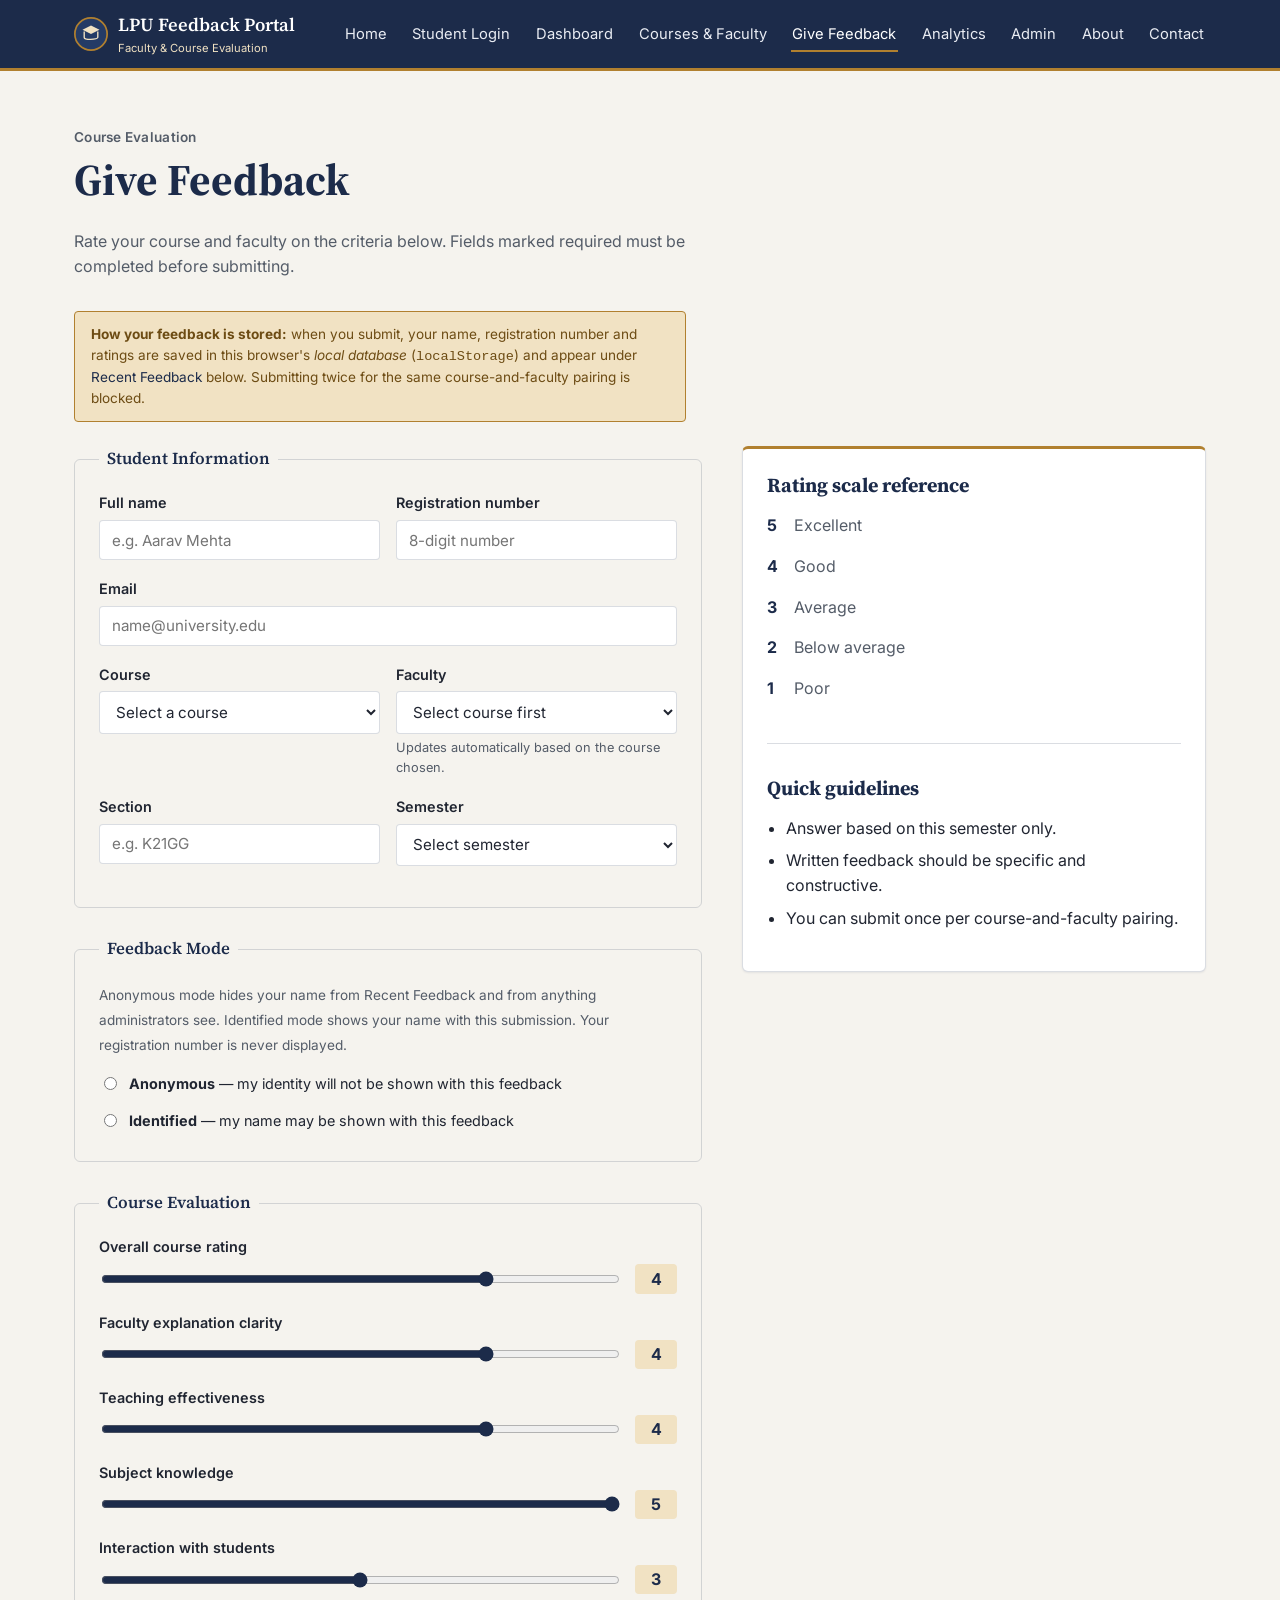
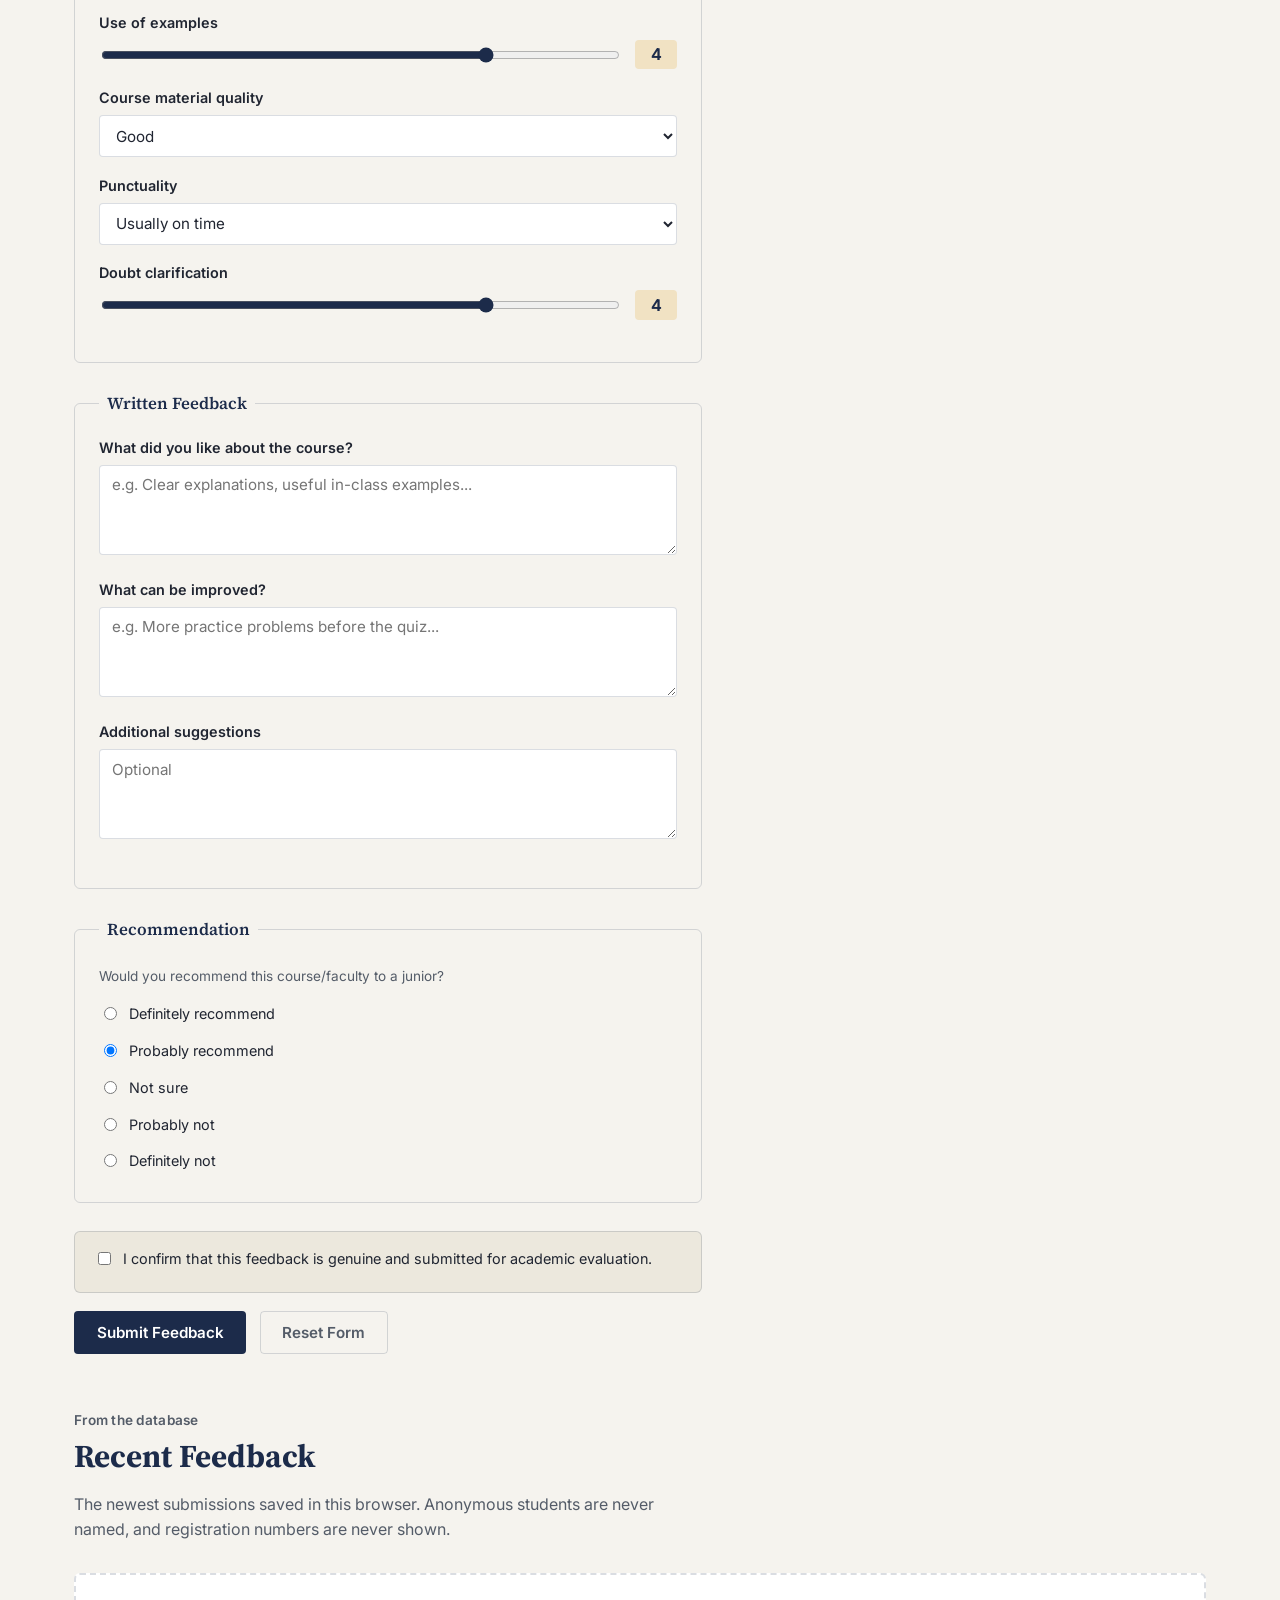
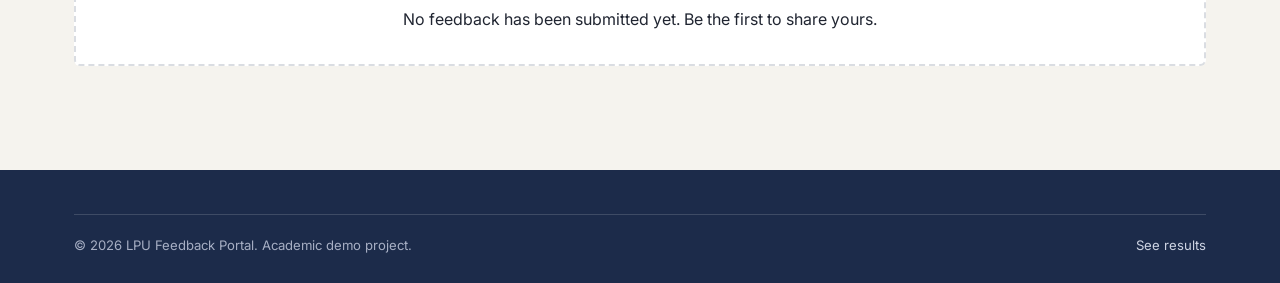
<file: feedback.html>
<!DOCTYPE html>
<html lang="en">
<head>
  <meta charset="UTF-8">
  <meta name="viewport" content="width=device-width, initial-scale=1.0">
  <meta name="description" content="Submit structured course and faculty feedback.">
  <title>Give Feedback | Faculty Feedback Portal</title>
  <link rel="preconnect" href="https://fonts.googleapis.com">
  <link href="https://fonts.googleapis.com/css2?family=Source+Serif+4:wght@500;600;700&family=Inter:wght@400;500;600;700&display=swap" rel="stylesheet">
  <link rel="stylesheet" href="style.css">
</head>
<body>

  <header class="site-header">
    <div class="container">
      <a href="index.html" class="brand">
        <svg class="brand-mark" viewBox="0 0 40 40" xmlns="http://www.w3.org/2000/svg" role="img" aria-label="Portal crest">
          <circle cx="20" cy="20" r="19" fill="#243B66" stroke="#B1802F" stroke-width="2"/>
          <path d="M20 10 L30 15 L20 20 L10 15 Z" fill="#F1E2C3"/>
          <path d="M12 17 V24 C12 27 27 27 28 24 V17" fill="none" stroke="#F1E2C3" stroke-width="1.6"/>
        </svg>
        <span>LPU Feedback Portal<span class="brand-sub">Faculty &amp; Course Evaluation</span></span>
      </a>
      <button class="nav-toggle" aria-label="Toggle navigation menu" aria-expanded="false">&#9776;</button>
      <nav class="main-nav" aria-label="Primary">
        <ul>
          <li><a href="index.html">Home</a></li>
          <li><a href="login.html">Student Login</a></li>
          <li><a href="dashboard.html">Dashboard</a></li>
          <li><a href="courses.html">Courses &amp; Faculty</a></li>
          <li><a href="feedback.html" aria-current="page">Give Feedback</a></li>
          <li><a href="analytics.html">Analytics</a></li>
          <li><a href="admin.html">Admin</a></li>
          <li><a href="about.html">About</a></li>
          <li><a href="contact.html">Contact</a></li>
        </ul>
      </nav>
    </div>
  </header>

  <main>
    <section class="section">
      <div class="container">
        <div class="section-head">
          <p class="eyebrow">Course Evaluation</p>
          <h1>Give Feedback</h1>
          <p>Rate your course and faculty on the criteria below. Fields marked required must be completed before submitting.</p>
        </div>

        <p class="demo-note">
          <strong>How your feedback is stored:</strong> when you submit, your name, registration number and ratings are saved
          in this browser's <em>local database</em> (<code>localStorage</code>) and appear under <a href="#recent">Recent Feedback</a>
          below. Submitting twice for the same course-and-faculty pairing is blocked.
        </p>

        <div class="split split-form">

          <form id="feedback-form" novalidate>
            <div id="feedback-msg" class="form-msg" role="status" aria-live="polite"></div>

            <!-- STUDENT INFORMATION -->
            <fieldset>
              <legend>Student Information</legend>

              <div class="field-row">
                <div class="field">
                  <label for="fb-name">Full name</label>
                  <input type="text" id="fb-name" name="studentName" placeholder="e.g. Aarav Mehta" maxlength="60" autocomplete="name">
                </div>
                <div class="field">
                  <label for="fb-reg">Registration number</label>
                  <input type="text" id="fb-reg" name="regNo" placeholder="8-digit number" maxlength="8" inputmode="numeric" autocomplete="username">
                </div>
              </div>

              <div class="field">
                <label for="fb-email">Email</label>
                <input type="email" id="fb-email" name="email" placeholder="name@university.edu" autocomplete="email">
              </div>

              <div class="field-row">
                <div class="field">
                  <label for="fb-course">Course</label>
                  <select id="fb-course" name="course" required>
                    <option value="">Select a course</option>
                    <option value="CSE101">CSE101 — Programming Fundamentals</option>
                    <option value="CSE102">CSE102 — Computer Organization</option>
                    <option value="CSE103">CSE103 — Data Structures</option>
                    <option value="CSE104">CSE104 — Web Technologies</option>
                    <option value="MTH101">MTH101 — Engineering Mathematics</option>
                    <option value="PHY101">PHY101 — Engineering Physics</option>
                    <option value="ENG101">ENG101 — Communication Skills</option>
                    <option value="ECE101">ECE101 — Basic Electronics</option>
                  </select>
                </div>
                <div class="field">
                  <label for="fb-faculty">Faculty</label>
                  <select id="fb-faculty" name="faculty" required>
                    <option value="">Select course first</option>
                  </select>
                  <small class="hint">Updates automatically based on the course chosen.</small>
                </div>
              </div>

              <div class="field-row">
                <div class="field">
                  <label for="fb-section">Section</label>
                  <input type="text" id="fb-section" name="section" placeholder="e.g. K21GG" maxlength="10">
                </div>
                <div class="field">
                  <label for="fb-semester">Semester</label>
                  <select id="fb-semester" name="semester">
                    <option value="">Select semester</option>
                    <option>Semester 1</option>
                    <option>Semester 2</option>
                    <option>Semester 3</option>
                    <option>Semester 4</option>
                  </select>
                </div>
              </div>
            </fieldset>

            <!-- FEEDBACK MODE -->
            <fieldset>
              <legend>Feedback Mode</legend>
              <p style="margin-top:0;"><small>Anonymous mode hides your name from Recent Feedback and from anything administrators see. Identified mode shows your name with this submission. Your registration number is never displayed.</small></p>
              <div class="radio-group">
                <label class="radio-option">
                  <input type="radio" name="fb-mode" value="anonymous" required>
                  <span><strong>Anonymous</strong> — my identity will not be shown with this feedback</span>
                </label>
                <label class="radio-option">
                  <input type="radio" name="fb-mode" value="identified" required>
                  <span><strong>Identified</strong> — my name may be shown with this feedback</span>
                </label>
              </div>
            </fieldset>

            <!-- COURSE EVALUATION -->
            <fieldset>
              <legend>Course Evaluation</legend>

              <div class="field">
                <label for="rating-overall">Overall course rating</label>
                <div class="range-row">
                  <input type="range" id="rating-overall" name="ratingOverall" min="1" max="5" step="1" value="4" data-output="out-overall">
                  <span class="range-output" id="out-overall">4</span>
                </div>
              </div>

              <div class="field">
                <label for="rating-clarity">Faculty explanation clarity</label>
                <div class="range-row">
                  <input type="range" id="rating-clarity" name="ratingClarity" min="1" max="5" step="1" value="4" data-output="out-clarity">
                  <span class="range-output" id="out-clarity">4</span>
                </div>
              </div>

              <div class="field">
                <label for="rating-effectiveness">Teaching effectiveness</label>
                <div class="range-row">
                  <input type="range" id="rating-effectiveness" name="ratingEffectiveness" min="1" max="5" step="1" value="4" data-output="out-effectiveness">
                  <span class="range-output" id="out-effectiveness">4</span>
                </div>
              </div>

              <div class="field">
                <label for="rating-knowledge">Subject knowledge</label>
                <div class="range-row">
                  <input type="range" id="rating-knowledge" name="ratingKnowledge" min="1" max="5" step="1" value="5" data-output="out-knowledge">
                  <span class="range-output" id="out-knowledge">5</span>
                </div>
              </div>

              <div class="field">
                <label for="rating-interaction">Interaction with students</label>
                <div class="range-row">
                  <input type="range" id="rating-interaction" name="ratingInteraction" min="1" max="5" step="1" value="3" data-output="out-interaction">
                  <span class="range-output" id="out-interaction">3</span>
                </div>
              </div>

              <div class="field">
                <label for="rating-examples">Use of examples</label>
                <div class="range-row">
                  <input type="range" id="rating-examples" name="ratingExamples" min="1" max="5" step="1" value="4" data-output="out-examples">
                  <span class="range-output" id="out-examples">4</span>
                </div>
              </div>

              <div class="field">
                <label for="rating-material">Course material quality</label>
                <select id="rating-material" name="ratingMaterial">
                  <option value="5">Excellent</option>
                  <option value="4" selected>Good</option>
                  <option value="3">Average</option>
                  <option value="2">Below average</option>
                  <option value="1">Poor</option>
                </select>
              </div>

              <div class="field">
                <label for="rating-punctuality">Punctuality</label>
                <select id="rating-punctuality" name="ratingPunctuality">
                  <option value="5">Always on time</option>
                  <option value="4" selected>Usually on time</option>
                  <option value="3">Sometimes late</option>
                  <option value="2">Often late</option>
                  <option value="1">Rarely on time</option>
                </select>
              </div>

              <div class="field">
                <label for="rating-doubts">Doubt clarification</label>
                <div class="range-row">
                  <input type="range" id="rating-doubts" name="ratingDoubts" min="1" max="5" step="1" value="4" data-output="out-doubts">
                  <span class="range-output" id="out-doubts">4</span>
                </div>
              </div>
            </fieldset>

            <!-- WRITTEN FEEDBACK -->
            <fieldset>
              <legend>Written Feedback</legend>
              <div class="field">
                <label for="fb-liked">What did you like about the course?</label>
                <textarea id="fb-liked" name="liked" maxlength="600" placeholder="e.g. Clear explanations, useful in-class examples..."></textarea>
              </div>
              <div class="field">
                <label for="fb-improve">What can be improved?</label>
                <textarea id="fb-improve" name="improve" maxlength="600" placeholder="e.g. More practice problems before the quiz..."></textarea>
              </div>
              <div class="field">
                <label for="fb-suggestions">Additional suggestions</label>
                <textarea id="fb-suggestions" name="suggestions" maxlength="600" placeholder="Optional"></textarea>
              </div>
            </fieldset>

            <!-- RECOMMENDATION -->
            <fieldset>
              <legend>Recommendation</legend>
              <p style="margin-top:0;"><small>Would you recommend this course/faculty to a junior?</small></p>
              <div class="radio-group">
                <label class="radio-option"><input type="radio" name="fb-recommend" value="definitely"><span>Definitely recommend</span></label>
                <label class="radio-option"><input type="radio" name="fb-recommend" value="probably" checked><span>Probably recommend</span></label>
                <label class="radio-option"><input type="radio" name="fb-recommend" value="not-sure"><span>Not sure</span></label>
                <label class="radio-option"><input type="radio" name="fb-recommend" value="probably-not"><span>Probably not</span></label>
                <label class="radio-option"><input type="radio" name="fb-recommend" value="definitely-not"><span>Definitely not</span></label>
              </div>
            </fieldset>

            <!-- CONFIRMATION -->
            <div class="confirm-box field">
              <label class="checkbox-option" style="font-weight:400;">
                <input type="checkbox" id="fb-confirm" name="confirm" required>
                <span>I confirm that this feedback is genuine and submitted for academic evaluation.</span>
              </label>
            </div>

            <div class="btn-row">
              <button type="submit" class="btn btn-primary">Submit Feedback</button>
              <button type="reset" class="btn btn-ghost">Reset Form</button>
            </div>
          </form>

          <!-- FEEDBACK GUIDELINES ASIDE -->
          <aside class="card" aria-label="Feedback guidelines">
            <h3>Rating scale reference</h3>
            <dl class="def-list">
              <dt>5</dt><dd>Excellent</dd>
              <dt>4</dt><dd>Good</dd>
              <dt>3</dt><dd>Average</dd>
              <dt>2</dt><dd>Below average</dd>
              <dt>1</dt><dd>Poor</dd>
            </dl>
            <hr>
            <h3>Quick guidelines</h3>
            <ul class="guideline-list">
              <li>Answer based on this semester only.</li>
              <li>Written feedback should be specific and constructive.</li>
              <li>You can submit once per course-and-faculty pairing.</li>
            </ul>
          </aside>
        </div>

        <!-- ============ RECENT FEEDBACK (reads the local database) ============ -->
        <section id="recent" style="margin-top:3.5rem;">
          <div class="section-head">
            <p class="eyebrow">From the database</p>
            <h2>Recent Feedback</h2>
            <p>The newest submissions saved in this browser. Anonymous students are never named, and registration numbers are never shown.</p>
          </div>
          <div id="recent-feedback" class="record-list" data-limit="6"></div>
        </section>
      </div>
    </section>
  </main>

  <footer class="site-footer">
    <div class="container">
      <div class="footer-bottom">
        <span>&copy; <span id="current-year"></span> LPU Feedback Portal. Academic demo project.</span>
        <span><a href="analytics.html" style="color:#cfd5e4;">See results</a></span>
      </div>
    </div>
  </footer>

  <script src="script.js"></script>
</body>
</html>
</file>
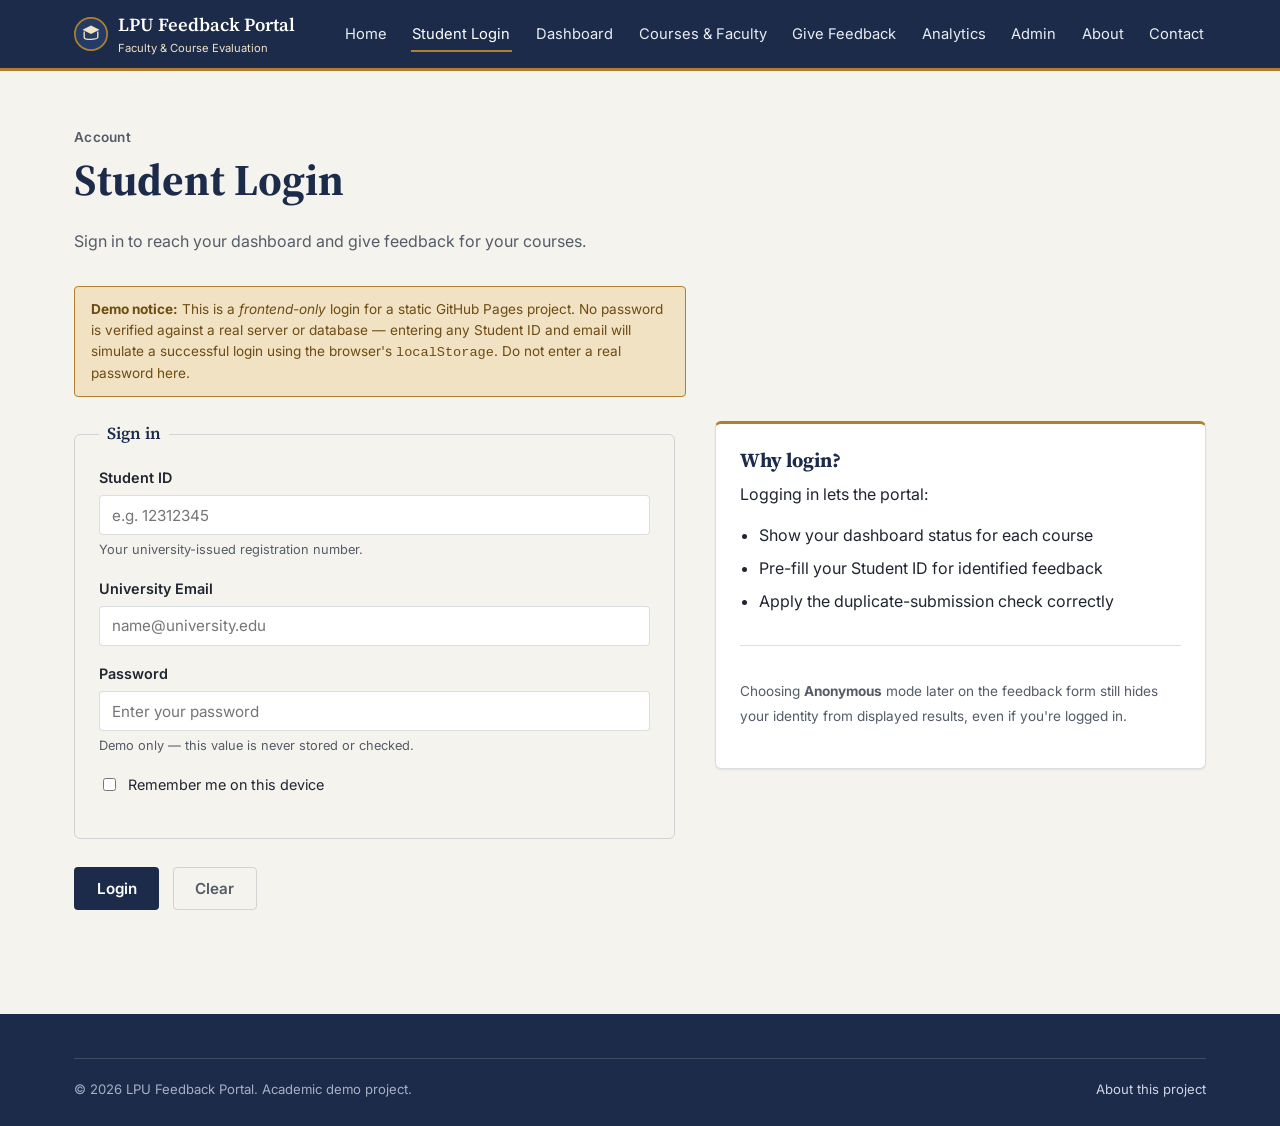
<file: login.html>
<!DOCTYPE html>
<html lang="en">
<head>
  <meta charset="UTF-8">
  <meta name="viewport" content="width=device-width, initial-scale=1.0">
  <meta name="description" content="Student login for the Faculty Feedback and Course Evaluation Portal (frontend demo).">
  <title>Student Login | Faculty Feedback Portal</title>
  <link rel="preconnect" href="https://fonts.googleapis.com">
  <link href="https://fonts.googleapis.com/css2?family=Source+Serif+4:wght@500;600;700&family=Inter:wght@400;500;600;700&display=swap" rel="stylesheet">
  <link rel="stylesheet" href="style.css">
</head>
<body>

  <header class="site-header">
    <div class="container">
      <a href="index.html" class="brand">
        <svg class="brand-mark" viewBox="0 0 40 40" xmlns="http://www.w3.org/2000/svg" role="img" aria-label="Portal crest">
          <circle cx="20" cy="20" r="19" fill="#243B66" stroke="#B1802F" stroke-width="2"/>
          <path d="M20 10 L30 15 L20 20 L10 15 Z" fill="#F1E2C3"/>
          <path d="M12 17 V24 C12 27 27 27 28 24 V17" fill="none" stroke="#F1E2C3" stroke-width="1.6"/>
        </svg>
        <span>LPU Feedback Portal<span class="brand-sub">Faculty &amp; Course Evaluation</span></span>
      </a>
      <button class="nav-toggle" aria-label="Toggle navigation menu" aria-expanded="false">&#9776;</button>
      <nav class="main-nav" aria-label="Primary">
        <ul>
          <li><a href="index.html">Home</a></li>
          <li><a href="login.html" aria-current="page">Student Login</a></li>
          <li><a href="dashboard.html">Dashboard</a></li>
          <li><a href="courses.html">Courses &amp; Faculty</a></li>
          <li><a href="feedback.html">Give Feedback</a></li>
          <li><a href="analytics.html">Analytics</a></li>
          <li><a href="admin.html">Admin</a></li>
          <li><a href="about.html">About</a></li>
          <li><a href="contact.html">Contact</a></li>
        </ul>
      </nav>
    </div>
  </header>

  <main>
    <section class="section">
      <div class="container">
        <div class="section-head">
          <p class="eyebrow">Account</p>
          <h1>Student Login</h1>
          <p>Sign in to reach your dashboard and give feedback for your courses.</p>
        </div>

        <p class="demo-note">
          <strong>Demo notice:</strong> This is a <em>frontend-only</em> login for a static GitHub Pages project.
          No password is verified against a real server or database — entering any Student ID and email will
          simulate a successful login using the browser's <code>localStorage</code>. Do not enter a real password here.
        </p>

        <div style="display:grid; grid-template-columns: 1.1fr 0.9fr; gap:2.5rem; align-items:flex-start;">
          <form id="login-form" novalidate>
            <div id="login-msg" class="form-msg" role="status" aria-live="polite"></div>

            <fieldset>
              <legend>Sign in</legend>

              <div class="field">
                <label for="login-id">Student ID</label>
                <input type="text" id="login-id" name="studentId" placeholder="e.g. 12312345" required
                       minlength="5" maxlength="15" autocomplete="username">
                <small class="hint">Your university-issued registration number.</small>
              </div>

              <div class="field">
                <label for="login-email">University Email</label>
                <input type="email" id="login-email" name="email" placeholder="name@university.edu" required
                       autocomplete="email">
              </div>

              <div class="field">
                <label for="login-password">Password</label>
                <input type="password" id="login-password" name="password" placeholder="Enter your password"
                       minlength="6" autocomplete="current-password">
                <small class="hint">Demo only — this value is never stored or checked.</small>
              </div>

              <div class="field checkbox-option">
                <input type="checkbox" id="login-remember" name="remember">
                <label for="login-remember" style="font-weight:400; margin-bottom:0;">Remember me on this device</label>
              </div>
            </fieldset>

            <div class="btn-row">
              <button type="submit" class="btn btn-primary">Login</button>
              <button type="reset" class="btn btn-ghost">Clear</button>
            </div>
          </form>

          <aside class="card" aria-label="Login help">
            <h3>Why login?</h3>
            <p>Logging in lets the portal:</p>
            <ul class="feature-list">
              <li>Show your dashboard status for each course</li>
              <li>Pre-fill your Student ID for identified feedback</li>
              <li>Apply the duplicate-submission check correctly</li>
            </ul>
            <hr>
            <p><small>Choosing <strong>Anonymous</strong> mode later on the feedback form still hides your identity from displayed results, even if you're logged in.</small></p>
          </aside>
        </div>
      </div>
    </section>
  </main>

  <footer class="site-footer">
    <div class="container">
      <div class="footer-bottom">
        <span>&copy; <span id="current-year"></span> LPU Feedback Portal. Academic demo project.</span>
        <span><a href="about.html" style="color:#cfd5e4;">About this project</a></span>
      </div>
    </div>
  </footer>

  <script src="script.js"></script>
</body>
</html>
</file>
<file: style.css>
/* =========================================================
   FACULTY FEEDBACK & COURSE EVALUATION PORTAL
   Stylesheet — style.css
   Organized in sections: Tokens, Reset, Layout, Header/Nav,
   Buttons, Cards, Forms, Tables, Dashboard bars, Footer,
   Utilities, Responsive.
   ========================================================= */

/* ---------- 1. DESIGN TOKENS ---------- */
:root {
  /* Colors */
  --color-bg: #f5f3ee;
  --color-bg-alt: #ece8dd;
  --color-surface: #ffffff;
  --color-ink: #202531;
  --color-ink-soft: #545c68;
  --color-primary: #1c2b4a;
  --color-primary-light: #2e436b;
  --color-accent: #b1802f;
  --color-accent-soft: #f1e2c3;
  --color-line: rgba(28, 43, 74, 0.16);
  --color-success: #2f7d5c;
  --color-success-soft: #e2f0ea;
  --color-danger: #a83e2c;
  --color-danger-soft: #f7e5e1;

  /* Type */
  --font-display: "Source Serif 4", "Georgia", serif;
  --font-body: "Inter", -apple-system, BlinkMacSystemFont, "Segoe UI", sans-serif;

  /* Layout */
  --container-w: 1180px;
  --radius: 6px;
  --radius-sm: 4px;
  --shadow-card: 0 1px 2px rgba(28, 43, 74, 0.08);
}

/* ---------- 2. RESET ---------- */
* { box-sizing: border-box; }
html { scroll-behavior: smooth; }
body {
  margin: 0;
  font-family: var(--font-body);
  background: var(--color-bg);
  color: var(--color-ink);
  line-height: 1.55;
  -webkit-font-smoothing: antialiased;
}
img { max-width: 100%; display: block; }
a { color: var(--color-primary); text-decoration: none; }
a:hover { text-decoration: underline; }
h1, h2, h3, h4 {
  font-family: var(--font-display);
  color: var(--color-primary);
  line-height: 1.2;
  margin: 0 0 0.5em;
}
h1 { font-size: clamp(2rem, 4vw, 2.75rem); }
h2 { font-size: clamp(1.5rem, 3vw, 2rem); }
h3 { font-size: 1.25rem; }
h4 { font-size: 1.05rem; }
p { margin: 0 0 1em; max-width: 68ch; }
small { color: var(--color-ink-soft); font-size: 0.85rem; }
mark { background: var(--color-accent-soft); color: var(--color-primary); padding: 0 0.2em; }
hr { border: none; border-top: 1px solid var(--color-line); margin: 2rem 0; }
:focus-visible {
  outline: 3px solid var(--color-accent);
  outline-offset: 2px;
}

/* ---------- 3. LAYOUT ---------- */
.container {
  width: 100%;
  max-width: var(--container-w);
  margin: 0 auto;
  padding: 0 1.5rem;
}
main { display: block; }
.section {
  padding: 3.5rem 0;
}
.section-alt { background: var(--color-bg-alt); }
.section-head {
  max-width: 62ch;
  margin-bottom: 2rem;
}
.section-head p { color: var(--color-ink-soft); }
.eyebrow {
  color: var(--color-accent);
  font-weight: 600;
  font-size: 0.85rem;
  letter-spacing: 0.02em;
  margin: 0 0 0.4rem;
}

/* ---------- 4. HEADER / NAV ---------- */
.site-header {
  background: var(--color-primary);
  border-bottom: 3px solid var(--color-accent);
  position: sticky;
  top: 0;
  z-index: 50;
}
.site-header .container {
  display: flex;
  align-items: center;
  justify-content: space-between;
  min-height: 68px;
}
.brand {
  display: flex;
  align-items: center;
  gap: 0.65rem;
  color: #fff;
  font-family: var(--font-display);
  font-size: 1.15rem;
  font-weight: 600;
}
.brand:hover { text-decoration: none; }
.brand-mark {
  width: 34px;
  height: 34px;
  flex-shrink: 0;
}
.brand-sub {
  display: block;
  font-family: var(--font-body);
  font-weight: 400;
  font-size: 0.7rem;
  color: var(--color-accent-soft);
}
.nav-toggle {
  display: none;
  background: transparent;
  border: 1px solid rgba(255,255,255,0.4);
  border-radius: var(--radius-sm);
  color: #fff;
  padding: 0.4rem 0.6rem;
  font-size: 1rem;
  cursor: pointer;
}
.main-nav ul {
  list-style: none;
  display: flex;
  gap: 1.4rem;
  margin: 0;
  padding: 0;
}
.main-nav a {
  color: #e9ecf3;
  font-size: 0.92rem;
  padding: 0.4rem 0.1rem;
  border-bottom: 2px solid transparent;
}
.main-nav a:hover,
.main-nav a[aria-current="page"] {
  color: #fff;
  border-bottom-color: var(--color-accent);
  text-decoration: none;
}

/* ---------- 5. BUTTONS ---------- */
.btn {
  display: inline-block;
  font-family: var(--font-body);
  font-weight: 600;
  font-size: 0.95rem;
  padding: 0.7rem 1.35rem;
  border-radius: var(--radius-sm);
  border: 1px solid transparent;
  cursor: pointer;
  text-align: center;
}
.btn:hover { text-decoration: none; }
.btn-primary { background: var(--color-primary); color: #fff; }
.btn-primary:hover { background: var(--color-primary-light); }
.btn-accent { background: var(--color-accent); color: #241a06; }
.btn-accent:hover { background: #9c6f27; }
.btn-outline {
  background: transparent;
  border-color: var(--color-primary);
  color: var(--color-primary);
}
.btn-outline:hover { background: var(--color-primary); color: #fff; }
.btn-ghost {
  background: transparent;
  border-color: var(--color-line);
  color: var(--color-ink-soft);
}
.btn-sm { padding: 0.45rem 0.9rem; font-size: 0.85rem; }
.btn-row { display: flex; flex-wrap: wrap; gap: 0.85rem; }

/* ---------- 6. CARDS / BADGES ---------- */
.card {
  background: var(--color-surface);
  border: 1px solid var(--color-line);
  border-top: 3px solid var(--color-accent);
  border-radius: var(--radius);
  padding: 1.5rem;
  box-shadow: var(--shadow-card);
}
.card h3 { margin-top: 0; }
.card-grid {
  display: grid;
  gap: 1.25rem;
  grid-template-columns: repeat(auto-fit, minmax(230px, 1fr));
}
.stat-card {
  background: var(--color-surface);
  border: 1px solid var(--color-line);
  border-radius: var(--radius);
  padding: 1.25rem 1.4rem;
}
.stat-card .stat-value {
  font-family: var(--font-display);
  font-size: 2rem;
  color: var(--color-primary);
  display: block;
}
.stat-card .stat-label {
  color: var(--color-ink-soft);
  font-size: 0.88rem;
}
.badge {
  display: inline-block;
  font-size: 0.75rem;
  font-weight: 600;
  padding: 0.2rem 0.6rem;
  border-radius: 999px;
}
.badge-success { background: var(--color-success-soft); color: var(--color-success); }
.badge-pending { background: var(--color-accent-soft); color: #7a5619; }
.badge-danger { background: var(--color-danger-soft); color: var(--color-danger); }

/* ---------- 7. FORMS ---------- */
form { max-width: 820px; }
fieldset {
  border: 1px solid var(--color-line);
  border-radius: var(--radius);
  padding: 1.25rem 1.5rem 1.5rem;
  margin: 0 0 1.75rem;
}
legend {
  font-family: var(--font-display);
  color: var(--color-primary);
  font-weight: 600;
  padding: 0 0.5rem;
  font-size: 1.05rem;
}
.field { margin-bottom: 1.1rem; }
.field-row {
  display: grid;
  grid-template-columns: 1fr 1fr;
  gap: 1rem;
}
label {
  display: block;
  font-weight: 600;
  font-size: 0.9rem;
  margin-bottom: 0.35rem;
  color: var(--color-ink);
}
.hint { display: block; font-weight: 400; color: var(--color-ink-soft); font-size: 0.8rem; margin-top: 0.3rem; }
input[type="text"],
input[type="email"],
input[type="password"],
input[type="number"],
input[type="search"],
input[type="tel"],
input[type="date"],
select,
textarea {
  width: 100%;
  font-family: var(--font-body);
  font-size: 0.95rem;
  padding: 0.6rem 0.75rem;
  border: 1px solid var(--color-line);
  border-radius: var(--radius-sm);
  background: var(--color-surface);
  color: var(--color-ink);
}
input:focus, select:focus, textarea:focus {
  border-color: var(--color-primary);
}
textarea { resize: vertical; min-height: 90px; }
input[type="range"] { width: 100%; accent-color: var(--color-primary); }
.range-row { display: flex; align-items: center; gap: 0.85rem; }
.range-output {
  min-width: 2.6rem;
  text-align: center;
  font-weight: 700;
  color: var(--color-primary);
  background: var(--color-accent-soft);
  border-radius: var(--radius-sm);
  padding: 0.15rem 0;
}
.radio-group, .checkbox-group {
  display: flex;
  flex-direction: column;
  gap: 0.55rem;
}
.radio-option, .checkbox-option {
  display: flex;
  align-items: flex-start;
  gap: 0.55rem;
  font-weight: 400;
}
.radio-option input, .checkbox-option input { margin-top: 0.25rem; }
.confirm-box {
  background: var(--color-bg-alt);
  border: 1px solid var(--color-line);
  border-radius: var(--radius);
  padding: 1rem 1.2rem;
}
.form-msg {
  border-radius: var(--radius-sm);
  padding: 0.85rem 1rem;
  font-size: 0.9rem;
  margin-bottom: 1.25rem;
  display: none;
}
.form-msg.show { display: block; }
.form-msg.success { background: var(--color-success-soft); color: var(--color-success); }
.form-msg.error { background: var(--color-danger-soft); color: var(--color-danger); }

/* ---------- 8. TABLES ---------- */
.table-wrap { overflow-x: auto; border: 1px solid var(--color-line); border-radius: var(--radius); }
table { width: 100%; border-collapse: collapse; min-width: 640px; background: var(--color-surface); }
caption {
  text-align: left;
  font-family: var(--font-display);
  font-weight: 600;
  padding: 0.9rem 1rem;
  color: var(--color-primary);
  border-bottom: 1px solid var(--color-line);
}
th, td {
  text-align: left;
  padding: 0.75rem 1rem;
  border-bottom: 1px solid var(--color-line);
  font-size: 0.92rem;
}
thead th {
  background: var(--color-bg-alt);
  color: var(--color-ink-soft);
  font-size: 0.78rem;
  text-transform: uppercase;
  letter-spacing: 0.03em;
}
tbody tr:last-child td { border-bottom: none; }
tbody tr:hover { background: var(--color-bg-alt); }

/* ---------- 9. DASHBOARD BARS ---------- */
.bar-row {
  display: grid;
  grid-template-columns: 140px 1fr 3.2rem;
  align-items: center;
  gap: 0.85rem;
  margin-bottom: 0.75rem;
}
.bar-track {
  background: var(--color-bg-alt);
  border-radius: 999px;
  height: 12px;
  overflow: hidden;
}
.bar-fill {
  height: 100%;
  background: linear-gradient(90deg, var(--color-primary), var(--color-accent));
  border-radius: 999px;
}
.bar-value { font-weight: 700; color: var(--color-primary); font-size: 0.85rem; text-align: right; }

/* ---------- 10. LISTS / DETAILS / FIGURE ---------- */
.feature-list, .guideline-list { padding-left: 1.2rem; }
.feature-list li, .guideline-list li { margin-bottom: 0.5rem; }
dl.def-list { display: grid; grid-template-columns: max-content 1fr; gap: 0.4rem 1rem; }
dl.def-list dt { font-weight: 700; color: var(--color-primary); }
dl.def-list dd { margin: 0 0 0.6rem; color: var(--color-ink-soft); }
details {
  border: 1px solid var(--color-line);
  border-radius: var(--radius);
  padding: 0.85rem 1.1rem;
  margin-bottom: 0.75rem;
  background: var(--color-surface);
}
summary { font-weight: 600; cursor: pointer; color: var(--color-primary); }
figure { margin: 0; }
figcaption { font-size: 0.85rem; color: var(--color-ink-soft); margin-top: 0.5rem; }

/* ---------- 11. HERO / VIDEO / MISC BLOCKS ---------- */
.hero {
  background: linear-gradient(135deg, var(--color-primary) 0%, var(--color-primary-light) 100%);
  color: #fff;
  padding: 4rem 0;
}
.hero h1 { color: #fff; }
.hero p { color: #d9deea; font-size: 1.05rem; }
.hero-grid {
  display: grid;
  grid-template-columns: 1.1fr 0.9fr;
  gap: 2.5rem;
  align-items: center;
}
.hero-stats {
  display: flex;
  gap: 2rem;
  margin-top: 1.75rem;
}
.hero-stats div strong {
  display: block;
  font-family: var(--font-display);
  font-size: 1.6rem;
}
.hero-stats div span { font-size: 0.8rem; color: #c7cee0; }
video {
  width: 100%;
  border-radius: var(--radius);
  border: 1px solid var(--color-line);
  background: #000;
}
.avatar {
  width: 46px;
  height: 46px;
  border-radius: 50%;
  border: 1px solid var(--color-line);
}
.faculty-card {
  display: flex;
  gap: 0.9rem;
  align-items: center;
}

/* ---------- 12. FOOTER ---------- */
.site-footer {
  background: var(--color-primary);
  color: #cfd5e4;
  margin-top: 3rem;
}
.site-footer .container {
  padding-top: 2.75rem;
  padding-bottom: 1.75rem;
}
.footer-grid {
  display: grid;
  grid-template-columns: 1.3fr 1fr 1fr 1fr;
  gap: 2rem;
  margin-bottom: 2rem;
}
.footer-grid h4 { color: #fff; margin-bottom: 0.75rem; }
.footer-grid ul { list-style: none; padding: 0; margin: 0; }
.footer-grid li { margin-bottom: 0.4rem; }
.footer-grid a { color: #cfd5e4; font-size: 0.9rem; }
.footer-grid a:hover { color: #fff; }
.footer-bottom {
  border-top: 1px solid rgba(255,255,255,0.15);
  padding-top: 1.25rem;
  font-size: 0.82rem;
  color: #a7afc4;
  display: flex;
  justify-content: space-between;
  flex-wrap: wrap;
  gap: 0.5rem;
}

/* ---------- 13. UTILITIES ---------- */
.text-center { text-align: center; }
.mt-0 { margin-top: 0; }
.mb-0 { margin-bottom: 0; }
.flex-between { display: flex; justify-content: space-between; align-items: center; gap: 1rem; flex-wrap: wrap; }
.demo-note {
  background: var(--color-accent-soft);
  border: 1px solid var(--color-accent);
  color: #6d4c14;
  border-radius: var(--radius-sm);
  padding: 0.75rem 1rem;
  font-size: 0.85rem;
  margin-bottom: 1.5rem;
}

/* ---------- 14. RESPONSIVE ---------- */
@media (max-width: 900px) {
  .hero-grid { grid-template-columns: 1fr; }
  .footer-grid { grid-template-columns: 1fr 1fr; }
}
@media (max-width: 760px) {
  .nav-toggle { display: inline-block; }
  .main-nav {
    display: none;
    position: absolute;
    top: 68px;
    left: 0;
    right: 0;
    background: var(--color-primary);
    border-top: 1px solid rgba(255,255,255,0.15);
  }
  .main-nav.open { display: block; }
  .main-nav ul { flex-direction: column; gap: 0; padding: 0.5rem 1.5rem 1rem; }
  .main-nav a { display: block; padding: 0.65rem 0; }
  .field-row { grid-template-columns: 1fr; }
  .bar-row { grid-template-columns: 100px 1fr 2.6rem; }
  .footer-grid { grid-template-columns: 1fr; }
  table { min-width: 560px; }
}


/* =========================================================
   15. ADDITIONS FOR THE LOCAL DATABASE
   ========================================================= */
/* Two-column layout that becomes one column on small screens
   (replaces the inline grid style, which could not be made responsive) */
.split { display: grid; grid-template-columns: 1.1fr 0.9fr; gap: 2.5rem; align-items: flex-start; }
.split-form { grid-template-columns: 1.15fr 0.85fr; }
.split > * { min-width: 0; }
@media (max-width: 900px) { .split, .split-form { grid-template-columns: 1fr; } }

/* Saved-feedback cards */
.record-list { display: grid; gap: 1.1rem; grid-template-columns: repeat(auto-fit, minmax(290px, 1fr)); }
.record-card {
  background: var(--color-surface);
  border: 1px solid var(--color-line);
  border-top: 3px solid var(--color-accent);
  border-radius: var(--radius);
  padding: 1.2rem 1.4rem;
  box-shadow: var(--shadow-card);
  transition: box-shadow 0.2s, transform 0.2s;
}
.record-card:hover { box-shadow: 0 8px 22px rgba(28, 43, 74, 0.12); transform: translateY(-2px); }
.record-head { display: flex; justify-content: space-between; align-items: flex-start; gap: 0.75rem; }
.record-head h3 { font-size: 1.05rem; margin-bottom: 0.15rem; }
.record-meta { color: var(--color-ink-soft); margin: 0; font-size: 0.88rem; }
.record-stars { color: var(--color-accent); font-size: 1.15rem; letter-spacing: 0.08em; margin: 0.6rem 0 0.2rem; }
.record-stars strong { color: var(--color-primary); font-size: 0.95rem; letter-spacing: 0; }
.record-card blockquote { margin: 0.5rem 0; padding-left: 0.8rem; border-left: 3px solid var(--color-accent-soft); color: var(--color-ink-soft); font-style: italic; }
.record-foot { border-top: 1px solid var(--color-line); padding-top: 0.55rem; margin-top: 0.7rem; }
.empty-state { text-align: center; border: 2px dashed var(--color-line); border-radius: var(--radius); padding: 2rem 1.5rem; background: var(--color-surface); grid-column: 1 / -1; }
.empty-state p { margin: 0 auto; }
.chart-source { margin: 0 0 1rem; }
</file>
